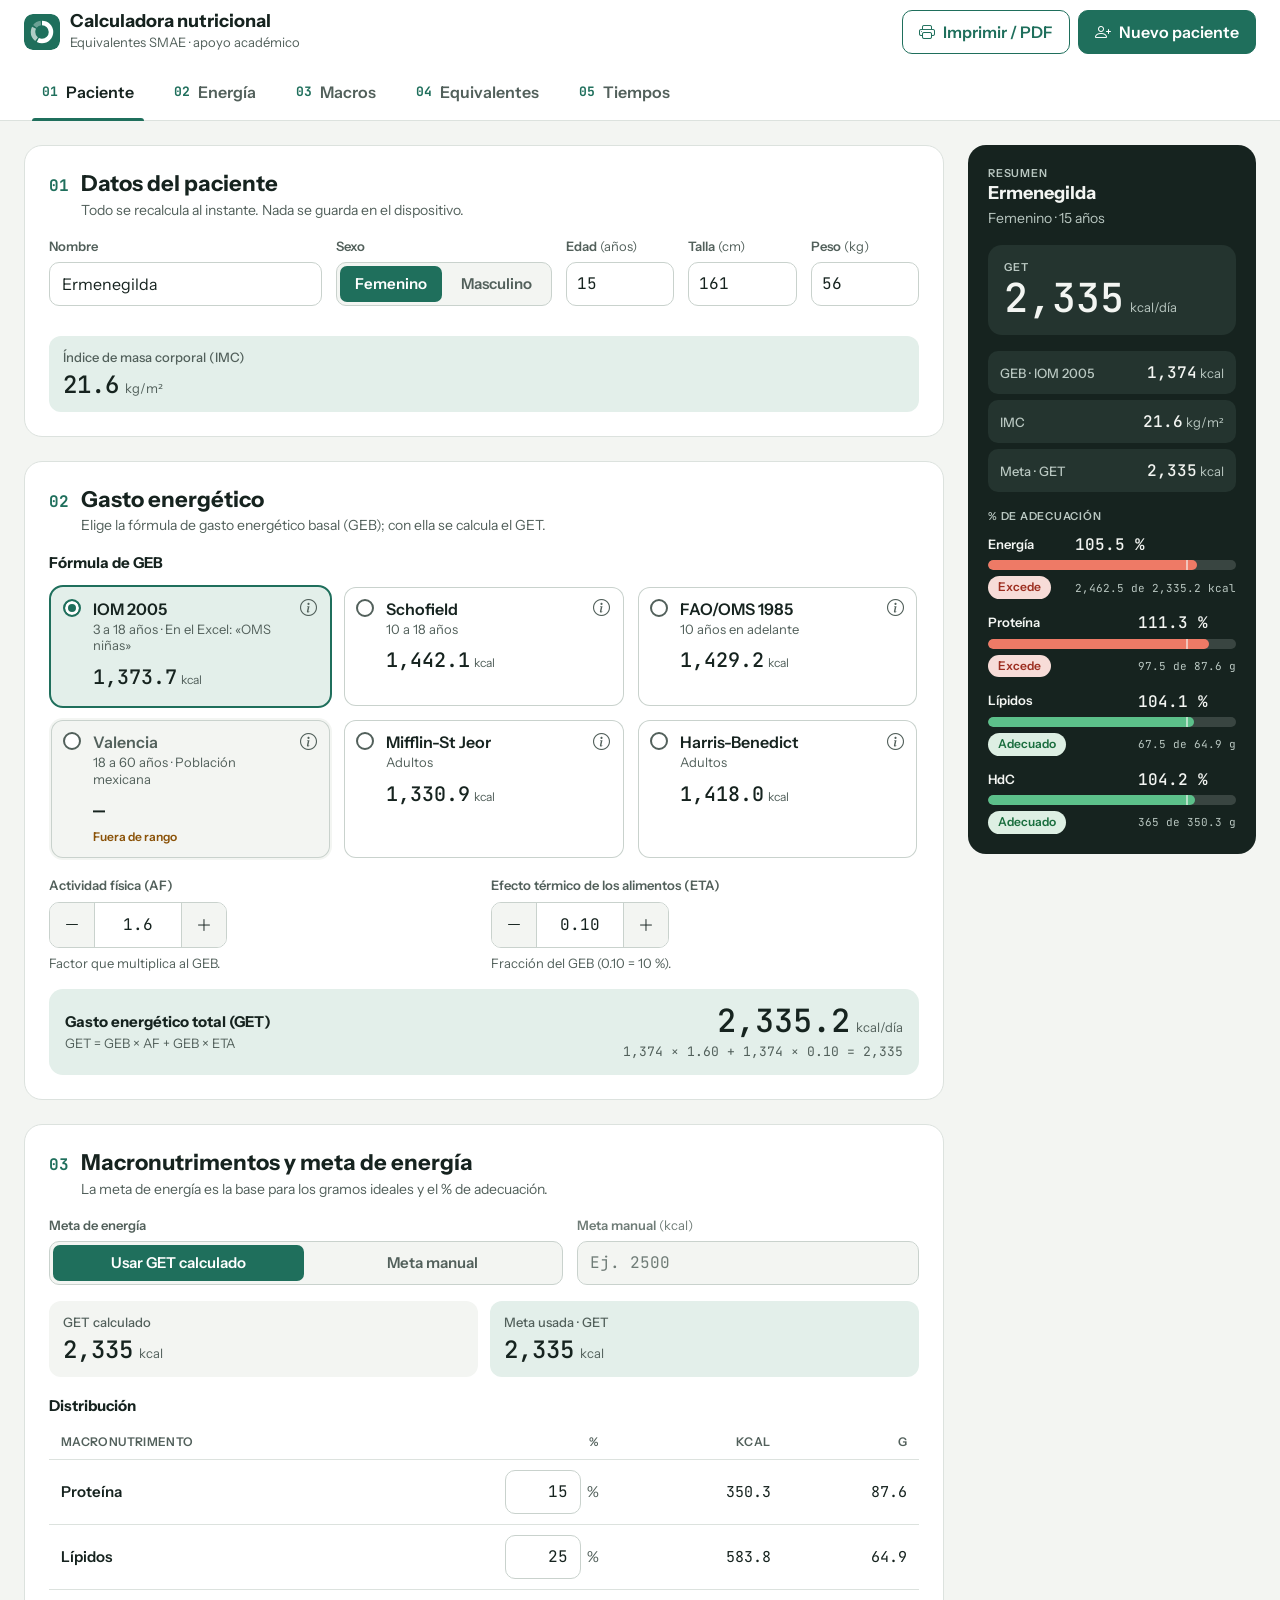
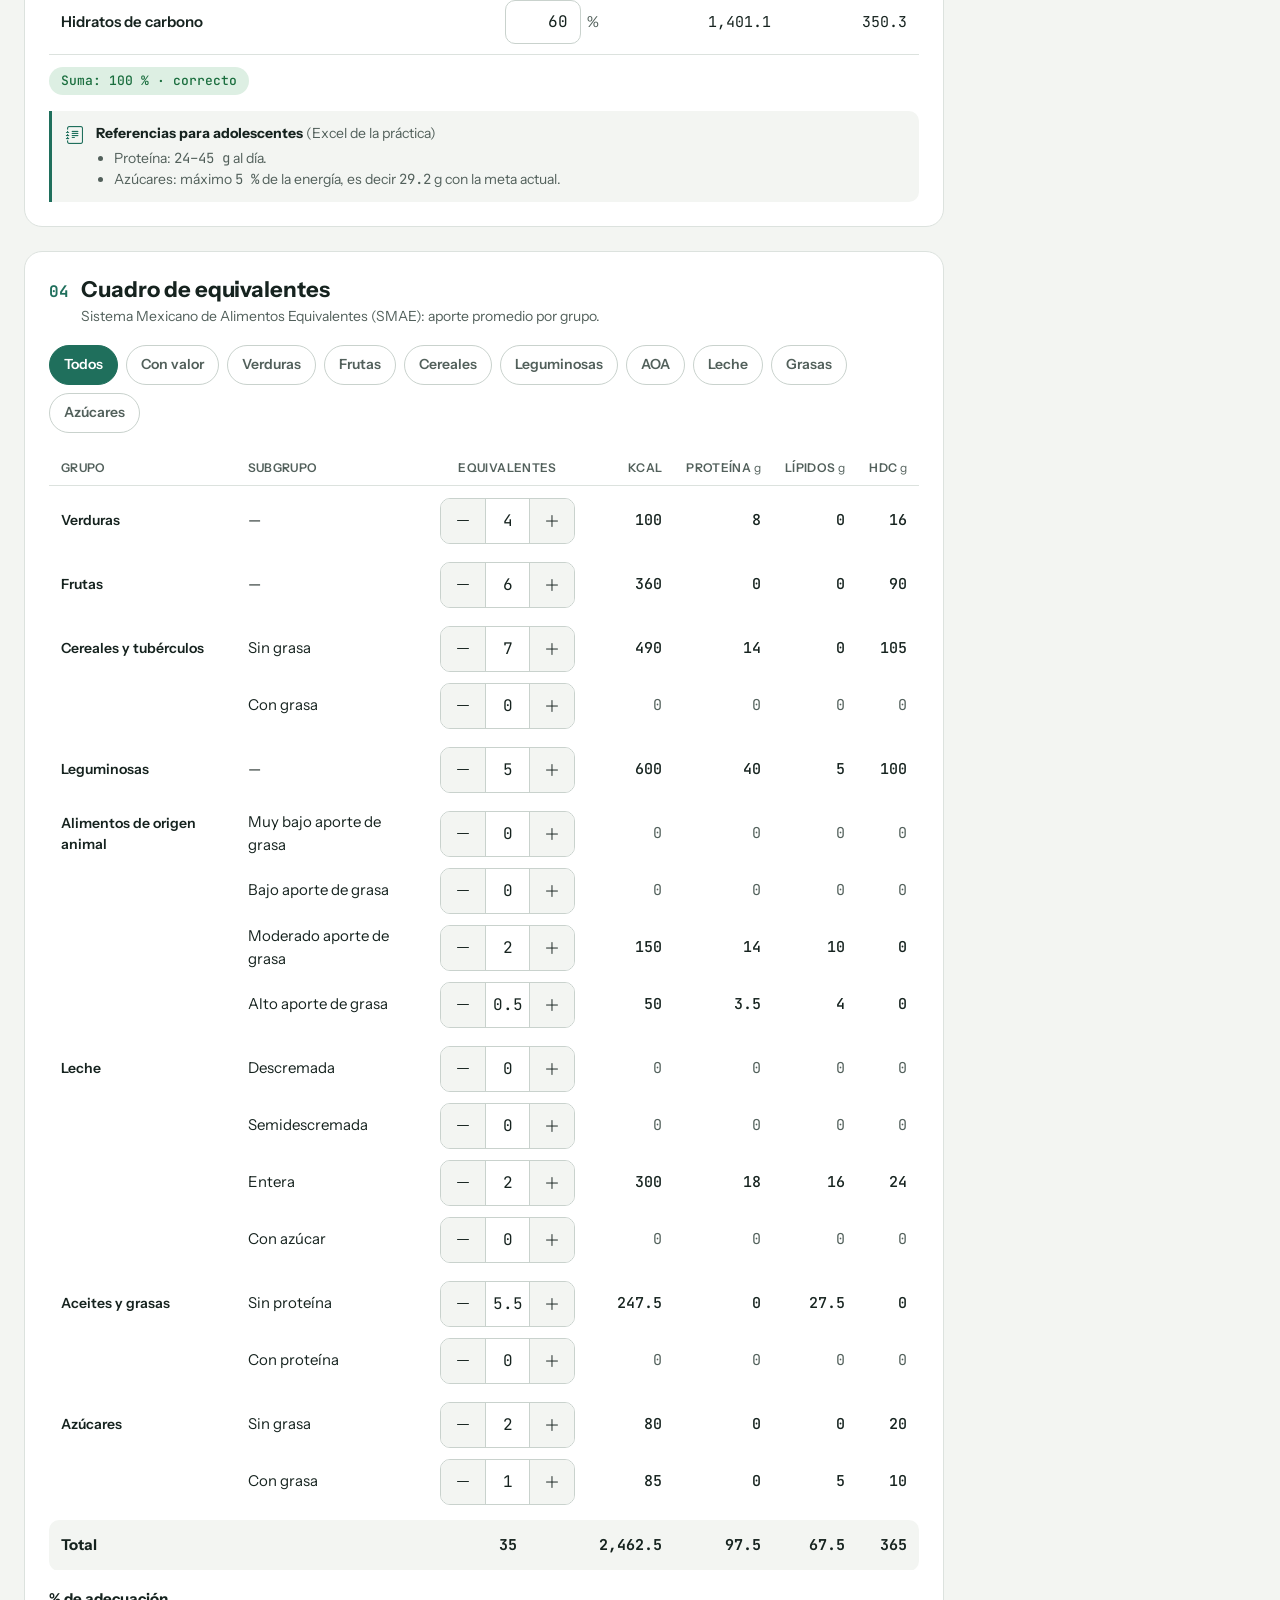
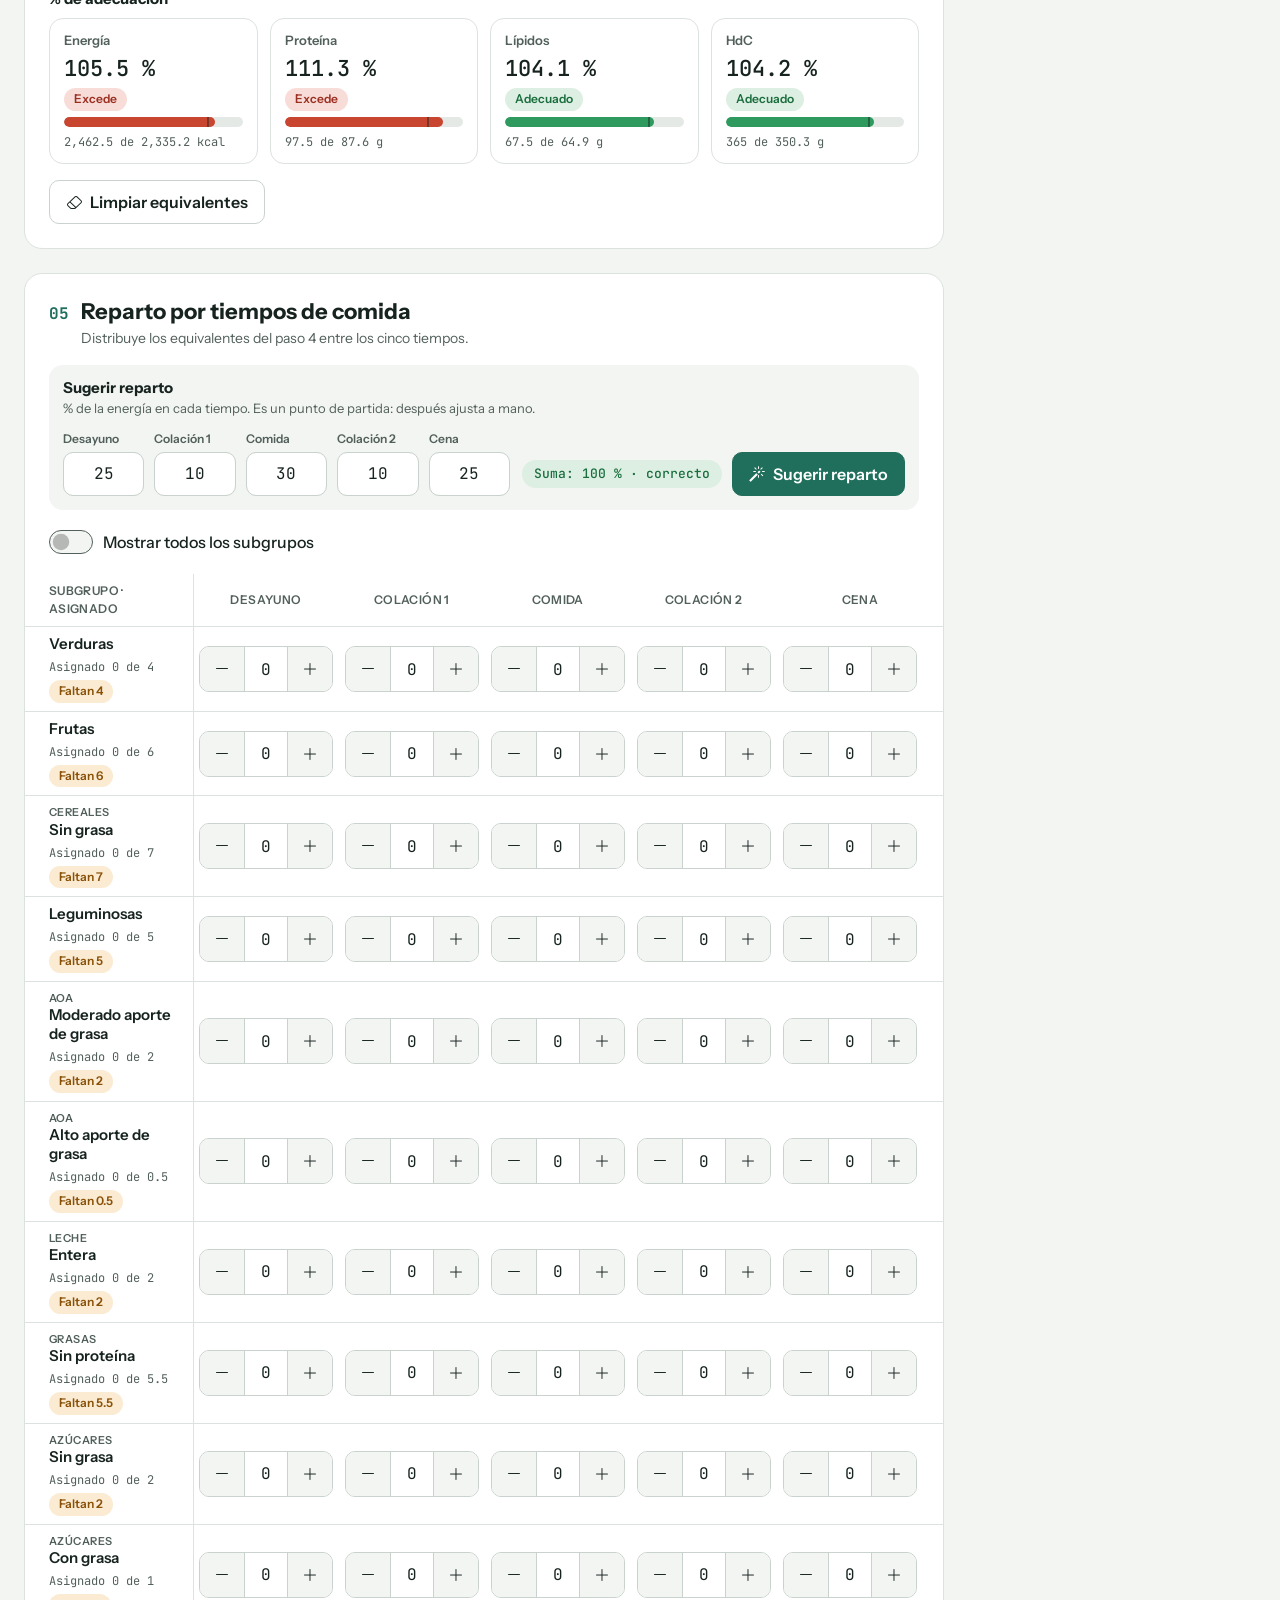
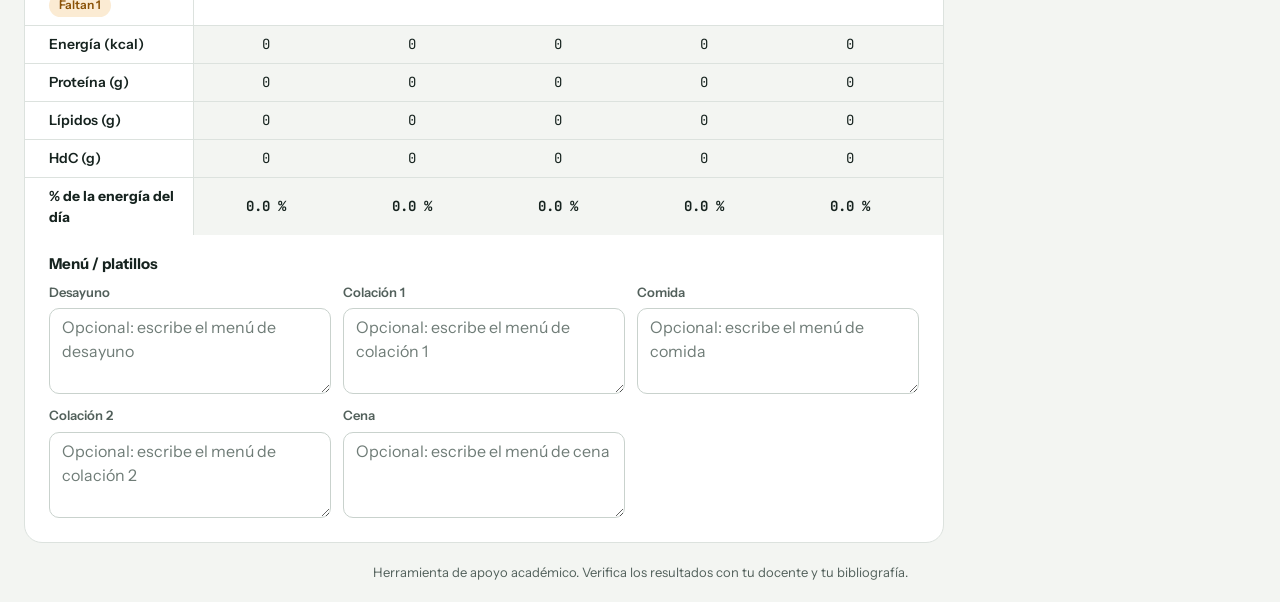
<file: index.html>
<!doctype html>
<html lang="es-MX">
<head>
  <meta charset="utf-8">
  <meta name="viewport" content="width=device-width, initial-scale=1, viewport-fit=cover">
  <meta name="theme-color" content="#16231F">
  <meta name="description" content="Calculadora nutricional de apoyo académico: GEB, GET, macronutrimentos, cuadro de equivalentes SMAE y reparto por tiempos de comida.">
  <title>Calculadora nutricional</title>
  <link rel="icon" href="assets/icons/favicon.svg" type="image/svg+xml">
  <link rel="apple-touch-icon" href="assets/icons/icon-192.png">
  <link rel="stylesheet" href="vendor/bootstrap/css/bootstrap.min.css">
  <link rel="stylesheet" href="vendor/bootstrap-icons/bootstrap-icons.min.css">
  <link rel="stylesheet" href="css/fonts.css">
  <link rel="stylesheet" href="css/styles.css">
  <link rel="stylesheet" href="css/print.css" media="print">
</head>
<body>
  <a class="salto visually-hidden-focusable" href="#contenido">Saltar al contenido</a>

  <header class="app-header">
    <div class="app-container app-header__fila">
      <div class="marca">
        <img class="marca__logo" src="assets/icons/favicon.svg" alt="" width="36" height="36">
        <div>
          <h1 class="marca__titulo">Calculadora nutricional</h1>
          <p class="marca__sub">Equivalentes SMAE · apoyo académico</p>
        </div>
      </div>
      <div class="app-header__acciones">
        <button type="button" class="btn btn-outline-primary btn-accion" id="btn-imprimir" aria-label="Imprimir o guardar como PDF">
          <i class="bi bi-printer" aria-hidden="true"></i><span class="btn-accion__txt">Imprimir / PDF</span>
        </button>
        <button type="button" class="btn btn-primary btn-accion" id="btn-nuevo" aria-label="Nuevo paciente">
          <i class="bi bi-person-plus" aria-hidden="true"></i><span class="btn-accion__txt">Nuevo paciente</span>
        </button>
      </div>
    </div>
  </header>

  <!-- Navegación superior: pestañas en tablet, anclas con scroll en desktop -->
  <nav class="pasos-nav" aria-label="Pasos de la calculadora">
    <div class="app-container">
      <ul class="pasos-nav__lista">
        <li><button type="button" class="pasos-nav__btn" data-ir="1"><span class="pasos-nav__num num" aria-hidden="true">01</span>Paciente</button></li>
        <li><button type="button" class="pasos-nav__btn" data-ir="2"><span class="pasos-nav__num num" aria-hidden="true">02</span>Energía</button></li>
        <li><button type="button" class="pasos-nav__btn" data-ir="3"><span class="pasos-nav__num num" aria-hidden="true">03</span>Macros</button></li>
        <li><button type="button" class="pasos-nav__btn" data-ir="4"><span class="pasos-nav__num num" aria-hidden="true">04</span>Equivalentes</button></li>
        <li><button type="button" class="pasos-nav__btn" data-ir="5"><span class="pasos-nav__num num" aria-hidden="true">05</span>Tiempos</button></li>
      </ul>
    </div>
  </nav>

  <div class="app-container app-cuerpo">

    <!-- Resumen persistente: columna (desktop), tira superior (tablet), barra inferior (móvil) -->
    <aside class="resumen" id="resumen" aria-label="Resumen">
      <div class="resumen__paciente">
        <span class="resumen__eyebrow">Resumen</span>
        <strong class="resumen__nombre" id="r-nombre">—</strong>
        <span class="resumen__datos" id="r-datos"></span>
      </div>
      <div class="resumen__get">
        <span class="resumen__lbl">GET</span>
        <span class="resumen__get-val"><span class="num" id="r-get">—</span><span class="resumen__uni">kcal/día</span></span>
      </div>
      <dl class="resumen__stats">
        <div>
          <dt>GEB · <span id="r-formula"></span></dt>
          <dd><span class="num" id="r-geb">—</span> <span class="resumen__uni">kcal</span></dd>
        </div>
        <div>
          <dt>IMC</dt>
          <dd><span class="num" id="r-imc">—</span> <span class="resumen__uni">kg/m²</span></dd>
        </div>
        <div>
          <dt>Meta · <span id="r-meta-origen"></span></dt>
          <dd><span class="num" id="r-meta">—</span> <span class="resumen__uni">kcal</span></dd>
        </div>
      </dl>
      <div class="resumen__adec">
        <span class="resumen__lbl resumen__adec-titulo">% de adecuación</span>
        <div class="resumen__adec-lista" id="r-adec"></div>
      </div>
    </aside>

    <main class="pasos" id="contenido" tabindex="-1">

      <!-- ===== Paso 1 ===== -->
      <section class="paso" id="paso-1" data-paso="1" aria-labelledby="t-paso-1">
        <header class="paso__cab">
          <span class="paso__num num" aria-hidden="true">01</span>
          <div>
            <h2 class="paso__titulo" id="t-paso-1">Datos del paciente</h2>
            <p class="paso__sub">Todo se recalcula al instante. Nada se guarda en el dispositivo.</p>
          </div>
        </header>

        <div class="campos-paciente">
          <div class="campo campo--nombre">
            <label class="form-label" for="f-nombre">Nombre</label>
            <input type="text" class="form-control" id="f-nombre" data-campo="paciente.nombre" autocomplete="off" maxlength="80" placeholder="Nombre del paciente">
          </div>
          <fieldset class="campo campo--sexo">
            <legend class="form-label">Sexo</legend>
            <div class="segmentado">
              <input type="radio" class="btn-check" name="sexo" id="f-sexo-f" value="F">
              <label for="f-sexo-f">Femenino</label>
              <input type="radio" class="btn-check" name="sexo" id="f-sexo-m" value="M">
              <label for="f-sexo-m">Masculino</label>
            </div>
          </fieldset>
          <div class="campo-trio">
            <div class="campo">
              <label class="form-label" for="f-edad">Edad <span class="unidad">(años)</span></label>
              <input type="text" inputmode="decimal" class="form-control num" id="f-edad" data-campo="paciente.edad" autocomplete="off" aria-describedby="e-edad">
            </div>
            <div class="campo">
              <label class="form-label" for="f-talla">Talla <span class="unidad">(cm)</span></label>
              <input type="text" inputmode="decimal" class="form-control num" id="f-talla" data-campo="paciente.talla" autocomplete="off" aria-describedby="e-talla">
            </div>
            <div class="campo">
              <label class="form-label" for="f-peso">Peso <span class="unidad">(kg)</span></label>
              <input type="text" inputmode="decimal" class="form-control num" id="f-peso" data-campo="paciente.peso" autocomplete="off" aria-describedby="e-peso">
            </div>
          </div>
          <div class="errores" aria-live="polite">
            <p class="error-campo" id="e-edad" hidden></p>
            <p class="error-campo" id="e-talla" hidden></p>
            <p class="error-campo" id="e-peso" hidden></p>
          </div>
        </div>

        <div class="datos-fila">
          <div class="dato dato--acento" aria-live="polite">
            <span class="dato__lbl">Índice de masa corporal (IMC)</span>
            <span class="dato__val"><span class="num" id="o-imc">—</span><span class="dato__uni">kg/m²</span></span>
          </div>
        </div>
      </section>

      <!-- ===== Paso 2 ===== -->
      <section class="paso" id="paso-2" data-paso="2" aria-labelledby="t-paso-2">
        <header class="paso__cab">
          <span class="paso__num num" aria-hidden="true">02</span>
          <div>
            <h2 class="paso__titulo" id="t-paso-2">Gasto energético</h2>
            <p class="paso__sub">Elige la fórmula de gasto energético basal (GEB); con ella se calcula el GET.</p>
          </div>
        </header>

        <fieldset class="bloque">
          <legend class="subtitulo">Fórmula de GEB</legend>
          <div class="formulas" id="formulas"></div>
        </fieldset>

        <div class="aviso" id="aviso-formula" role="status" hidden>
          <i class="bi bi-info-circle" aria-hidden="true"></i>
          <span id="aviso-formula-txt"></span>
        </div>

        <div class="factores">
          <div class="campo">
            <label class="form-label" for="f-af">Actividad física (AF)</label>
            <div class="stepper" data-stepper="af">
              <button type="button" class="stepper__btn" data-dir="-1" aria-label="Disminuir actividad física"><i class="bi bi-dash-lg" aria-hidden="true"></i></button>
              <input type="text" inputmode="decimal" class="stepper__input num" id="f-af" autocomplete="off" aria-describedby="a-af e-af">
              <button type="button" class="stepper__btn" data-dir="1" aria-label="Aumentar actividad física"><i class="bi bi-plus-lg" aria-hidden="true"></i></button>
            </div>
            <p class="form-text" id="a-af">Factor que multiplica al GEB.</p>
            <p class="error-campo" id="e-af" hidden></p>
          </div>
          <div class="campo">
            <label class="form-label" for="f-eta">Efecto térmico de los alimentos (ETA)</label>
            <div class="stepper" data-stepper="eta">
              <button type="button" class="stepper__btn" data-dir="-1" aria-label="Disminuir ETA"><i class="bi bi-dash-lg" aria-hidden="true"></i></button>
              <input type="text" inputmode="decimal" class="stepper__input num" id="f-eta" autocomplete="off" aria-describedby="a-eta e-eta">
              <button type="button" class="stepper__btn" data-dir="1" aria-label="Aumentar ETA"><i class="bi bi-plus-lg" aria-hidden="true"></i></button>
            </div>
            <p class="form-text" id="a-eta">Fracción del GEB (0.10 = 10 %).</p>
            <p class="error-campo" id="e-eta" hidden></p>
          </div>
        </div>

        <div class="get-panel" aria-live="polite">
          <div>
            <span class="get-panel__lbl">Gasto energético total (GET)</span>
            <span class="get-panel__formula">GET = GEB × AF + GEB × ETA</span>
          </div>
          <div class="get-panel__res">
            <span class="get-panel__val"><span class="num" id="o-get">—</span><span class="dato__uni">kcal/día</span></span>
            <span class="get-panel__op num" id="o-get-op"></span>
          </div>
        </div>
      </section>

      <!-- ===== Paso 3 ===== -->
      <section class="paso" id="paso-3" data-paso="3" aria-labelledby="t-paso-3">
        <header class="paso__cab">
          <span class="paso__num num" aria-hidden="true">03</span>
          <div>
            <h2 class="paso__titulo" id="t-paso-3">Macronutrimentos y meta de energía</h2>
            <p class="paso__sub">La meta de energía es la base para los gramos ideales y el % de adecuación.</p>
          </div>
        </header>

        <div class="meta">
          <fieldset class="campo meta__modo">
            <legend class="form-label">Meta de energía</legend>
            <div class="segmentado">
              <input type="radio" class="btn-check" name="metaModo" id="f-meta-get" value="get">
              <label for="f-meta-get">Usar GET calculado</label>
              <input type="radio" class="btn-check" name="metaModo" id="f-meta-manual" value="manual">
              <label for="f-meta-manual">Meta manual</label>
            </div>
          </fieldset>
          <div class="campo meta__manual">
            <label class="form-label" for="f-meta">Meta manual <span class="unidad">(kcal)</span></label>
            <input type="text" inputmode="decimal" class="form-control num" id="f-meta" data-campo="metaManual" autocomplete="off" placeholder="Ej. 2500" aria-describedby="e-meta">
            <p class="error-campo" id="e-meta" hidden></p>
          </div>
        </div>

        <div class="datos-fila" aria-live="polite">
          <div class="dato">
            <span class="dato__lbl">GET calculado</span>
            <span class="dato__val"><span class="num" id="o-get-ref">—</span><span class="dato__uni">kcal</span></span>
          </div>
          <div class="dato dato--acento">
            <span class="dato__lbl">Meta usada · <span id="o-meta-origen"></span></span>
            <span class="dato__val"><span class="num" id="o-meta">—</span><span class="dato__uni">kcal</span></span>
          </div>
        </div>

        <h3 class="subtitulo">Distribución</h3>
        <table class="tabla tabla-macros">
          <thead>
            <tr>
              <th scope="col">Macronutrimento</th>
              <th scope="col" class="col-num">%</th>
              <th scope="col" class="col-num">kcal</th>
              <th scope="col" class="col-num">g</th>
            </tr>
          </thead>
          <tbody>
            <tr>
              <th scope="row"><label for="f-pct-p">Proteína</label></th>
              <td class="col-num"><input type="text" inputmode="decimal" class="form-control num input-pct" id="f-pct-p" data-campo="pct.p" autocomplete="off"><span class="sufijo" aria-hidden="true">%</span></td>
              <td class="col-num num" data-etiqueta="kcal" id="o-kcal-p">—</td>
              <td class="col-num num" data-etiqueta="g" id="o-g-p">—</td>
            </tr>
            <tr>
              <th scope="row"><label for="f-pct-l">Lípidos</label></th>
              <td class="col-num"><input type="text" inputmode="decimal" class="form-control num input-pct" id="f-pct-l" data-campo="pct.l" autocomplete="off"><span class="sufijo" aria-hidden="true">%</span></td>
              <td class="col-num num" data-etiqueta="kcal" id="o-kcal-l">—</td>
              <td class="col-num num" data-etiqueta="g" id="o-g-l">—</td>
            </tr>
            <tr>
              <th scope="row"><label for="f-pct-h">Hidratos de carbono</label></th>
              <td class="col-num"><input type="text" inputmode="decimal" class="form-control num input-pct" id="f-pct-h" data-campo="pct.h" autocomplete="off"><span class="sufijo" aria-hidden="true">%</span></td>
              <td class="col-num num" data-etiqueta="kcal" id="o-kcal-h">—</td>
              <td class="col-num num" data-etiqueta="g" id="o-g-h">—</td>
            </tr>
          </tbody>
        </table>
        <p class="suma-fila"><span class="pildora" id="o-suma" role="status"></span></p>

        <div class="nota">
          <i class="bi bi-journal-text" aria-hidden="true"></i>
          <div>
            <strong>Referencias para adolescentes</strong> (Excel de la práctica)
            <ul>
              <li>Proteína: <span class="num">24–45 g</span> al día.</li>
              <li>Azúcares: máximo <span class="num">5 %</span> de la energía, es decir <span class="num" id="o-azucares">—</span> g con la meta actual.</li>
            </ul>
          </div>
        </div>
      </section>

      <!-- ===== Paso 4 ===== -->
      <section class="paso" id="paso-4" data-paso="4" aria-labelledby="t-paso-4">
        <header class="paso__cab">
          <span class="paso__num num" aria-hidden="true">04</span>
          <div>
            <h2 class="paso__titulo" id="t-paso-4">Cuadro de equivalentes</h2>
            <p class="paso__sub">Sistema Mexicano de Alimentos Equivalentes (SMAE): aporte promedio por grupo.</p>
          </div>
        </header>

        <div class="chips" id="eq-filtros" role="group" aria-label="Filtrar subgrupos"></div>

        <div class="table-responsive eq-contenedor">
          <table class="tabla tabla-eq" id="tabla-eq">
            <caption class="visually-hidden">Equivalentes por subgrupo y su aporte de energía y macronutrimentos</caption>
            <thead>
              <tr>
                <th scope="col">Grupo</th>
                <th scope="col">Subgrupo</th>
                <th scope="col" class="col-centro">Equivalentes</th>
                <th scope="col" class="col-num">kcal</th>
                <th scope="col" class="col-num">Proteína <span class="unidad">g</span></th>
                <th scope="col" class="col-num">Lípidos <span class="unidad">g</span></th>
                <th scope="col" class="col-num">HdC <span class="unidad">g</span></th>
              </tr>
            </thead>
            <!-- los <tbody> por grupo se generan en ui.js -->
            <tfoot>
              <tr class="eq-total">
                <th scope="row" colspan="2">Total</th>
                <td class="col-centro num" data-etiqueta="Equivalentes" id="t-eq">—</td>
                <td class="col-num num" data-etiqueta="kcal" id="t-kcal">—</td>
                <td class="col-num num" data-etiqueta="Proteína g" id="t-p">—</td>
                <td class="col-num num" data-etiqueta="Lípidos g" id="t-l">—</td>
                <td class="col-num num" data-etiqueta="HdC g" id="t-h">—</td>
              </tr>
            </tfoot>
          </table>
        </div>
        <p class="vacio" id="eq-vacio" hidden>Ningún subgrupo tiene equivalentes todavía. Elige «Todos» para capturar.</p>

        <h3 class="subtitulo">% de adecuación</h3>
        <div class="aviso" id="aviso-suma" role="status" hidden>
          <i class="bi bi-exclamation-triangle" aria-hidden="true"></i>
          <span>Los porcentajes de macronutrimentos del paso 3 no suman 100 %; la adecuación de proteína, lípidos e HdC no es confiable hasta corregirlos.</span>
        </div>
        <div class="adec-grid" id="adec-eq" aria-live="polite"></div>

        <div class="acciones">
          <button type="button" class="btn btn-outline-secondary" id="btn-limpiar-eq">
            <i class="bi bi-eraser" aria-hidden="true"></i> Limpiar equivalentes
          </button>
        </div>
      </section>

      <!-- ===== Paso 5 ===== -->
      <section class="paso" id="paso-5" data-paso="5" aria-labelledby="t-paso-5">
        <header class="paso__cab">
          <span class="paso__num num" aria-hidden="true">05</span>
          <div>
            <h2 class="paso__titulo" id="t-paso-5">Reparto por tiempos de comida</h2>
            <p class="paso__sub">Distribuye los equivalentes del paso 4 entre los cinco tiempos.</p>
          </div>
        </header>

        <div class="sugerir">
          <div class="sugerir__txt">
            <h3 class="subtitulo">Sugerir reparto</h3>
            <p class="form-text">% de la energía en cada tiempo. Es un punto de partida: después ajusta a mano.</p>
          </div>
          <div class="sugerir__pcts" id="pct-tiempos"></div>
          <div class="sugerir__pie">
            <span class="pildora" id="o-suma-tiempos" role="status"></span>
            <button type="button" class="btn btn-primary" id="btn-sugerir">
              <i class="bi bi-magic" aria-hidden="true"></i> Sugerir reparto
            </button>
          </div>
        </div>

        <div class="reparto-opciones">
          <div class="form-check form-switch">
            <input class="form-check-input" type="checkbox" role="switch" id="sw-todos">
            <label class="form-check-label" for="sw-todos">Mostrar todos los subgrupos</label>
          </div>
        </div>

        <p class="vacio" id="rep-vacio" hidden>Aún no hay equivalentes en el paso 4. Captúralos para poder repartirlos.</p>

        <!-- Tablet y desktop: tabla de 5 columnas -->
        <div class="reparto-escritorio" id="rep-escritorio">
          <div class="table-responsive reparto-scroll" tabindex="0" role="region" aria-label="Tabla de reparto por tiempos de comida">
            <table class="tabla tabla-reparto" id="tabla-reparto"></table>
          </div>
          <h3 class="subtitulo">Menú / platillos</h3>
          <div class="menus" id="menus-escritorio"></div>
        </div>

        <!-- Móvil: resumen por subgrupo + acordeón por tiempo -->
        <div class="reparto-movil" id="rep-movil">
          <h3 class="subtitulo">Asignado por subgrupo</h3>
          <ul class="rep-resumen" id="rep-resumen" aria-live="polite"></ul>
          <div class="accordion" id="rep-acordeon"></div>
        </div>
      </section>

    </main>
  </div>

  <footer class="pie app-container">
    <p>Herramienta de apoyo académico. Verifica los resultados con tu docente y tu bibliografía.</p>
  </footer>

  <!-- Navegación inferior (móvil) -->
  <nav class="nav-inferior" aria-label="Pasos de la calculadora">
    <button type="button" class="nav-inferior__btn" data-ir="1"><i class="bi bi-person" aria-hidden="true"></i><span>Paciente</span></button>
    <button type="button" class="nav-inferior__btn" data-ir="2"><i class="bi bi-lightning-charge" aria-hidden="true"></i><span>Energía</span></button>
    <button type="button" class="nav-inferior__btn" data-ir="3"><i class="bi bi-pie-chart" aria-hidden="true"></i><span>Macros</span></button>
    <button type="button" class="nav-inferior__btn" data-ir="4"><i class="bi bi-grid-3x3-gap" aria-hidden="true"></i><span>Equivalentes</span></button>
    <button type="button" class="nav-inferior__btn" data-ir="5"><i class="bi bi-clock" aria-hidden="true"></i><span>Tiempos</span></button>
  </nav>

  <!-- Modal de confirmación (reemplaza a confirm/alert nativos) -->
  <div class="modal fade" id="modal-confirmar" tabindex="-1" aria-labelledby="modal-confirmar-titulo" aria-describedby="modal-confirmar-texto" aria-hidden="true">
    <div class="modal-dialog modal-dialog-centered">
      <div class="modal-content">
        <div class="modal-header">
          <h2 class="modal-title" id="modal-confirmar-titulo"></h2>
          <button type="button" class="btn-close" data-bs-dismiss="modal" aria-label="Cerrar"></button>
        </div>
        <div class="modal-body">
          <p id="modal-confirmar-texto"></p>
        </div>
        <div class="modal-footer">
          <button type="button" class="btn btn-outline-secondary" data-bs-dismiss="modal">Cancelar</button>
          <button type="button" class="btn btn-primary" id="modal-confirmar-ok"></button>
        </div>
      </div>
    </div>
  </div>

  <!-- Hoja para imprimir: se llena en ui.js justo antes de imprimir -->
  <div class="impresion" id="impresion" aria-hidden="true"></div>

  <script src="vendor/bootstrap/js/bootstrap.bundle.min.js"></script>
  <script src="js/data.js"></script>
  <script src="js/calc.js"></script>
  <script src="js/state.js"></script>
  <script src="js/ui.js"></script>
</body>
</html>
</file>
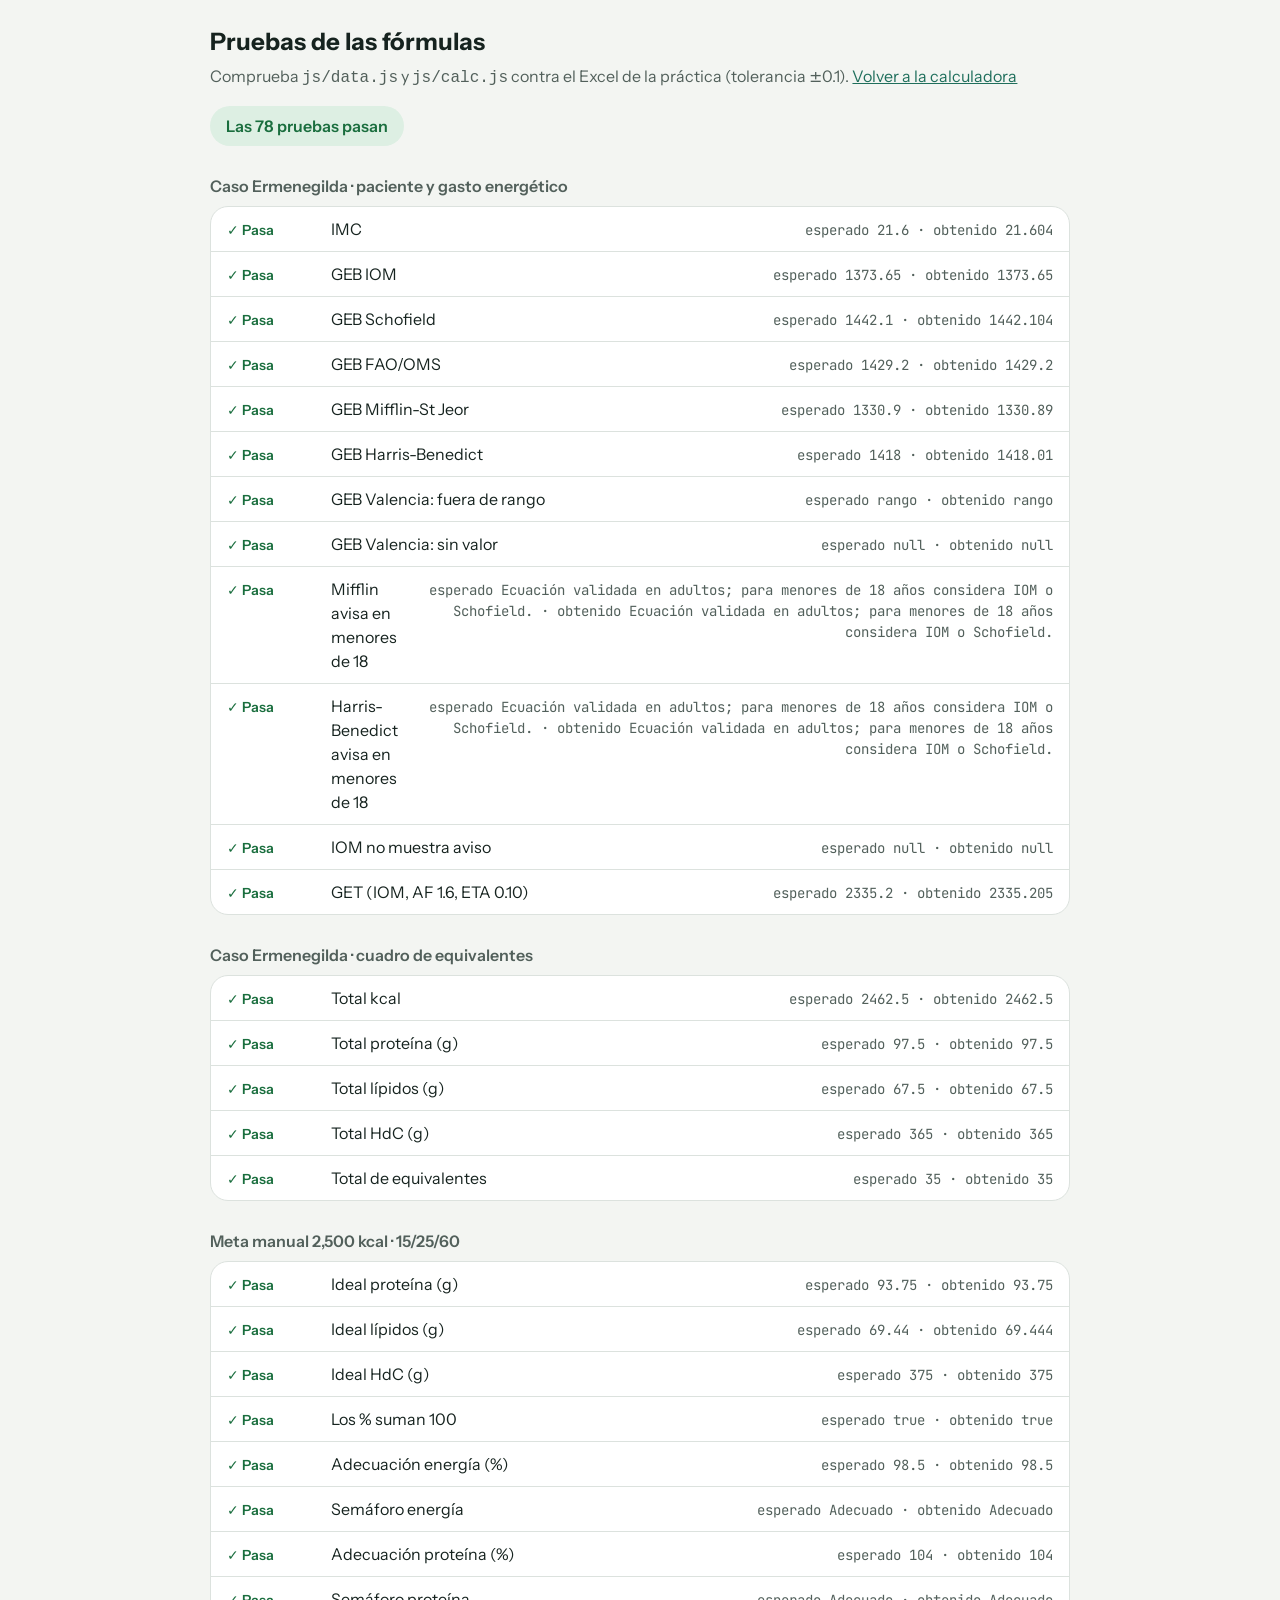
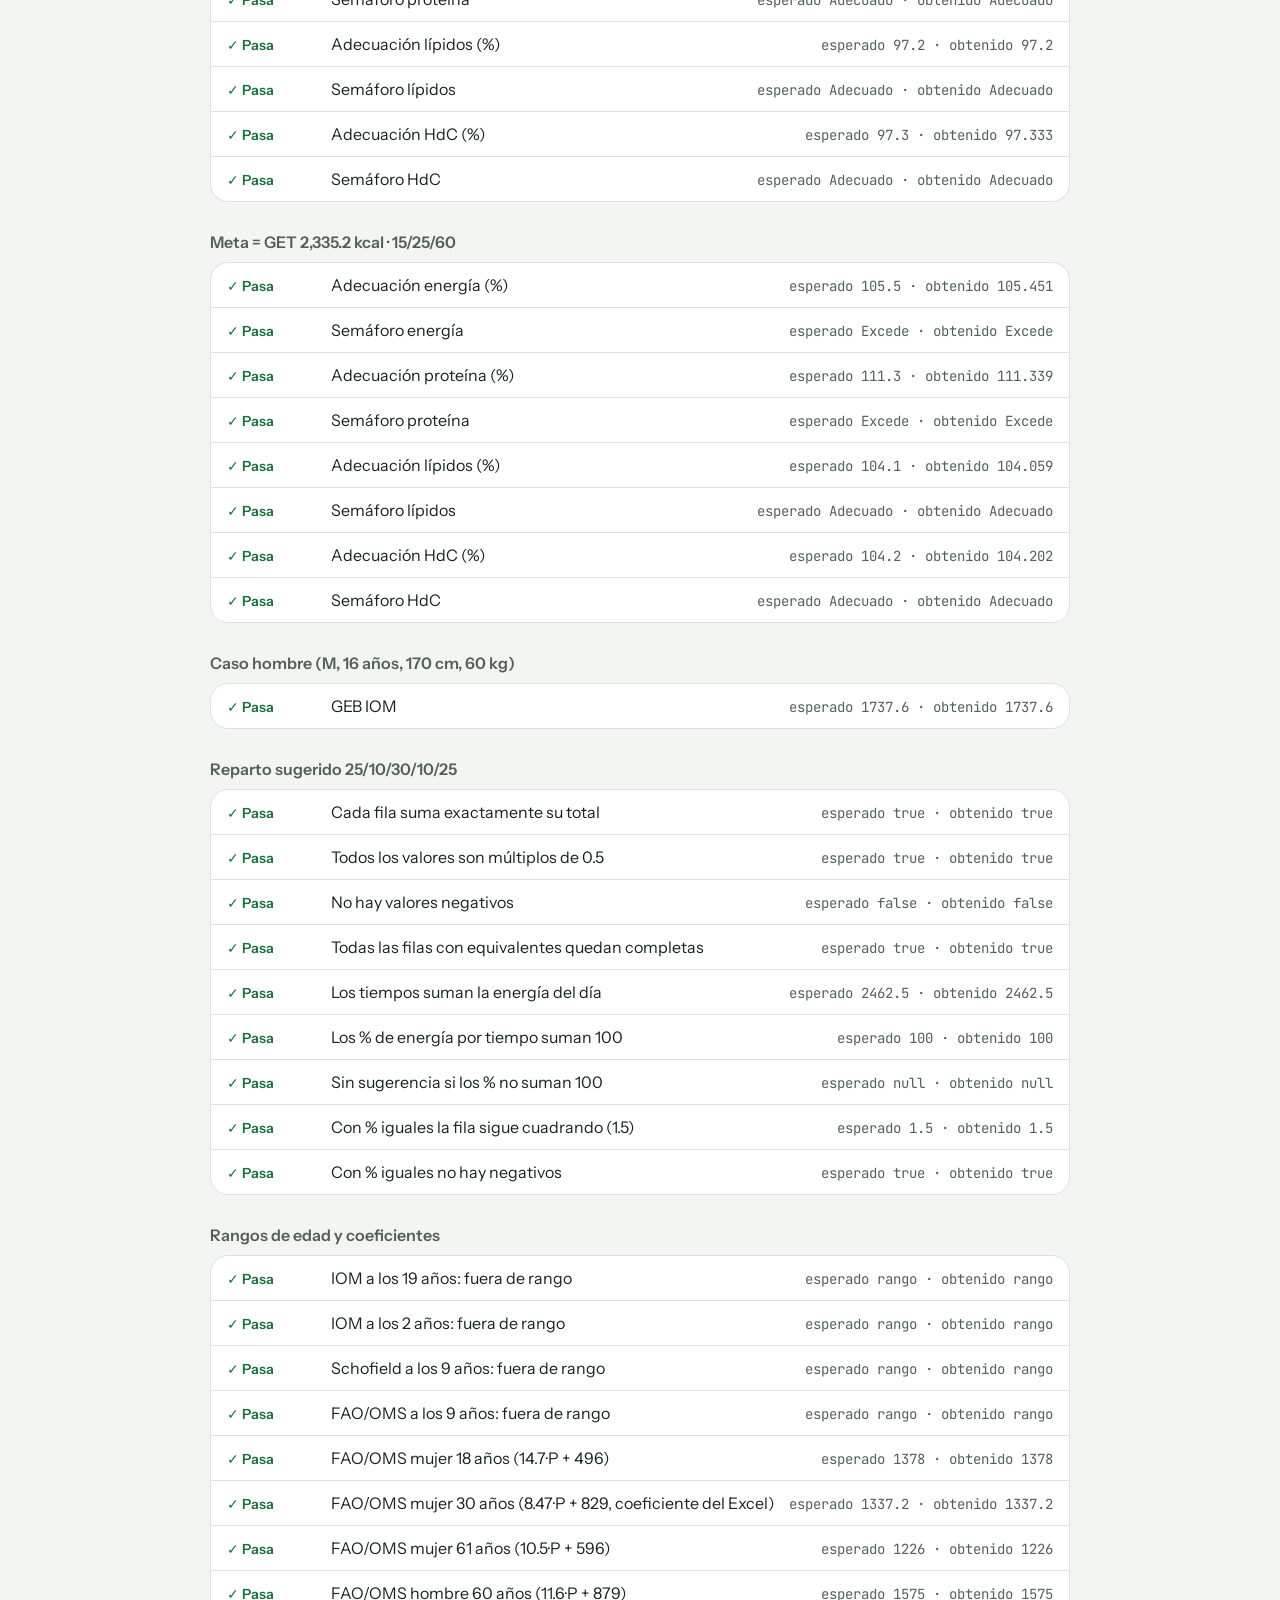
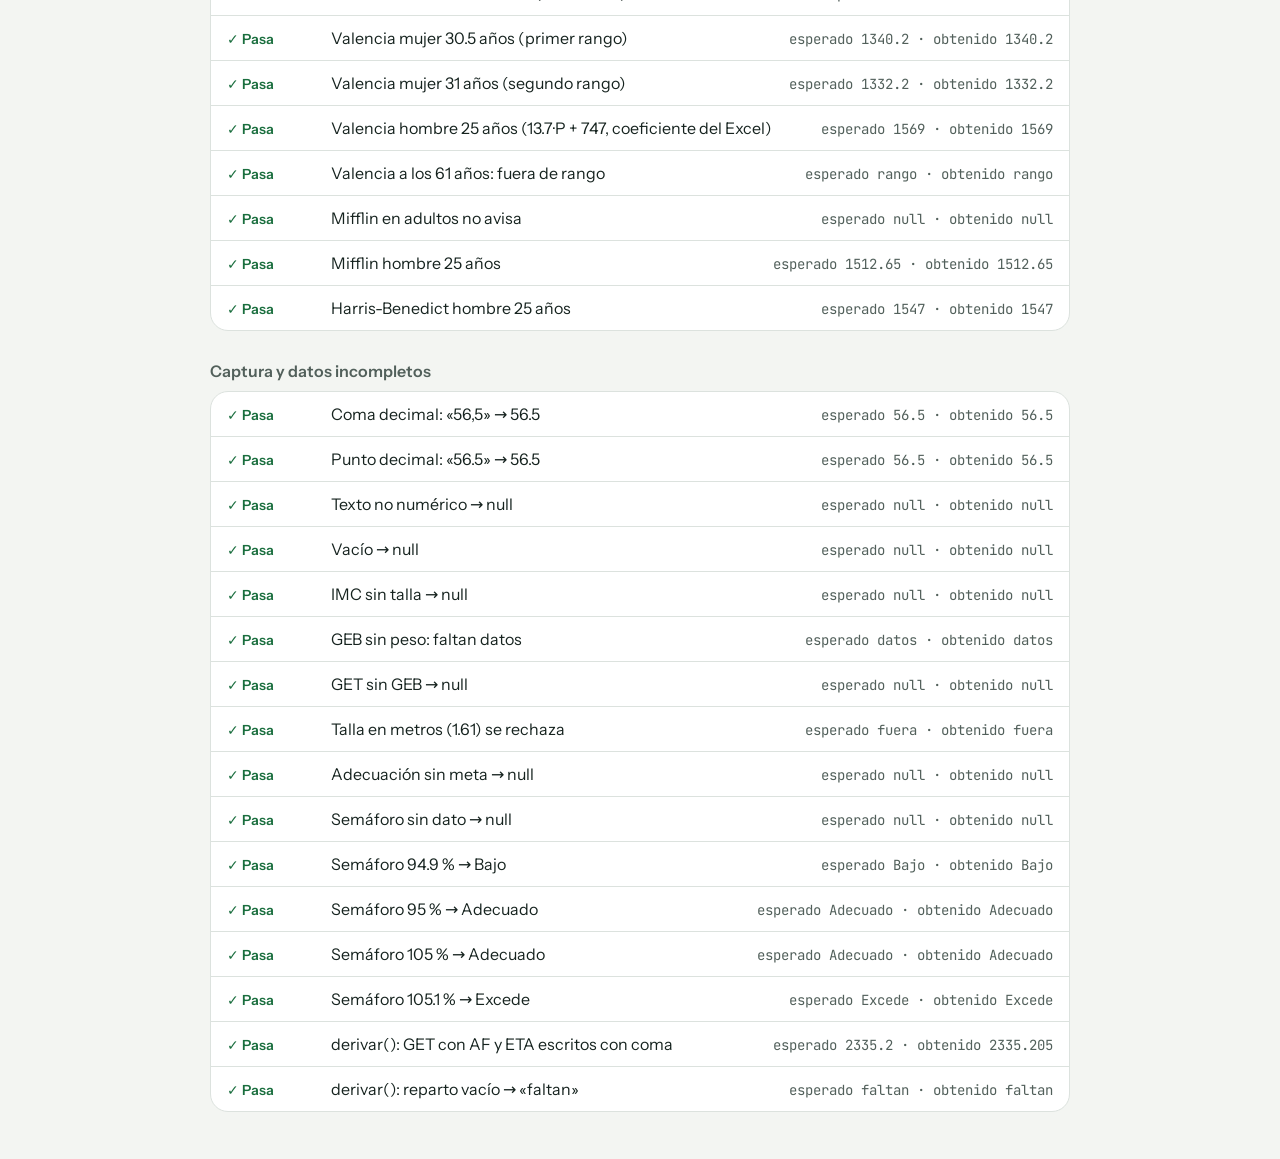
<file: tests.html>
<!doctype html>
<html lang="es-MX">
<head>
  <meta charset="utf-8">
  <meta name="viewport" content="width=device-width, initial-scale=1">
  <title>Pruebas de las fórmulas · Calculadora nutricional</title>
  <link rel="icon" href="assets/icons/favicon.svg" type="image/svg+xml">
  <link rel="stylesheet" href="css/fonts.css">
  <style>
    :root { color-scheme: light; }
    body {
      margin: 0; padding: 24px 16px 48px;
      background: #F3F5F2; color: #16231F;
      font: 400 16px/1.5 "Instrument Sans", system-ui, sans-serif;
    }
    main { max-width: 860px; margin: 0 auto; }
    h1 { font-size: 1.5rem; font-weight: 700; margin: 0 0 4px; }
    h2 { font-size: 1rem; font-weight: 600; margin: 28px 0 8px; color: #52605B; }
    p { margin: 0 0 16px; color: #52605B; }
    a { color: #1F6F5C; }
    .num { font-family: "JetBrains Mono", ui-monospace, monospace; font-variant-numeric: tabular-nums; }
    #resumen {
      display: inline-block; padding: 8px 16px; border-radius: 999px; font-weight: 600;
    }
    #resumen.ok { background: #DDEFE3; color: #1A6E3E; }
    #resumen.falla { background: #F7DCD8; color: #9C2E20; }
    ul { list-style: none; margin: 0; padding: 0; background: #fff; border: 1px solid #DCE2DE; border-radius: 18px; overflow: hidden; }
    li { display: grid; grid-template-columns: 92px 1fr auto; gap: 12px; align-items: baseline; padding: 10px 16px; border-top: 1px solid #DCE2DE; }
    li:first-child { border-top: 0; }
    .estado { font-weight: 600; font-size: .875rem; }
    li.ok .estado { color: #1A6E3E; }
    li.falla .estado { color: #9C2E20; }
    li.falla { background: #FDF3F1; }
    .detalle { color: #52605B; font-size: .875rem; text-align: right; }
    @media (max-width: 560px) {
      li { grid-template-columns: 80px 1fr; }
      .detalle { grid-column: 2; text-align: left; }
    }
  </style>
</head>
<body>
  <main>
    <h1>Pruebas de las fórmulas</h1>
    <p>Comprueba <code>js/data.js</code> y <code>js/calc.js</code> contra el Excel de la práctica (tolerancia ±0.1). <a href="index.html">Volver a la calculadora</a></p>
    <div id="resumen" role="status" aria-live="polite">Ejecutando…</div>
    <div id="lista"></div>
  </main>

  <script src="js/data.js"></script>
  <script src="js/calc.js"></script>
  <script>
    (function () {
      'use strict';
      var C = NutriCalc.calc;
      var D = NutriCalc.data;
      var TOL = 0.1;
      var secciones = [];
      var actual = null;

      function seccion(titulo) { actual = { titulo: titulo, pruebas: [] }; secciones.push(actual); }
      function registrar(nombre, ok, detalle) { actual.pruebas.push({ nombre: nombre, ok: !!ok, detalle: detalle }); }
      function cerca(nombre, obtenido, esperado) {
        var ok = typeof obtenido === 'number' && isFinite(obtenido) && Math.abs(obtenido - esperado) <= TOL + 1e-9;
        registrar(nombre, ok, 'esperado ' + esperado + ' · obtenido ' + (typeof obtenido === 'number' ? Math.round(obtenido * 1000) / 1000 : String(obtenido)));
      }
      function igual(nombre, obtenido, esperado) {
        registrar(nombre, obtenido === esperado, 'esperado ' + String(esperado) + ' · obtenido ' + String(obtenido));
      }

      /* ---------- Caso Ermenegilda (F, 15 años, 161 cm, 56 kg) ---------- */
      var erme = { sexo: 'F', edad: 15, talla: 161, peso: 56 };
      var eqErme = D.EJEMPLO.eq;

      seccion('Caso Ermenegilda · paciente y gasto energético');
      cerca('IMC', C.imc(erme.peso, erme.talla), 21.6);
      cerca('GEB IOM', C.geb('IOM', erme).valor, 1373.65);
      cerca('GEB Schofield', C.geb('SCH', erme).valor, 1442.1);
      cerca('GEB FAO/OMS', C.geb('FAO', erme).valor, 1429.2);
      cerca('GEB Mifflin-St Jeor', C.geb('MIF', erme).valor, 1330.9);
      cerca('GEB Harris-Benedict', C.geb('HB', erme).valor, 1418.0);
      igual('GEB Valencia: fuera de rango', C.geb('VAL', erme).motivo, 'rango');
      igual('GEB Valencia: sin valor', C.geb('VAL', erme).valor, null);
      igual('Mifflin avisa en menores de 18', C.geb('MIF', erme).aviso, D.AVISO_MENORES);
      igual('Harris-Benedict avisa en menores de 18', C.geb('HB', erme).aviso, D.AVISO_MENORES);
      igual('IOM no muestra aviso', C.geb('IOM', erme).aviso, null);
      var getErme = C.get(C.geb('IOM', erme).valor, 1.6, 0.1);
      cerca('GET (IOM, AF 1.6, ETA 0.10)', getErme, 2335.2);

      seccion('Caso Ermenegilda · cuadro de equivalentes');
      var tot = C.totalesEquivalentes(eqErme);
      cerca('Total kcal', tot.kcal, 2462.5);
      cerca('Total proteína (g)', tot.p, 97.5);
      cerca('Total lípidos (g)', tot.l, 67.5);
      cerca('Total HdC (g)', tot.h, 365);
      cerca('Total de equivalentes', tot.eq, 35);

      seccion('Meta manual 2,500 kcal · 15/25/60');
      var pct = { p: 15, l: 25, h: 60 };
      var idealManual = C.macrosIdeales(2500, pct);
      cerca('Ideal proteína (g)', idealManual.p.g, 93.75);
      cerca('Ideal lípidos (g)', idealManual.l.g, 69.44);
      cerca('Ideal HdC (g)', idealManual.h.g, 375);
      igual('Los % suman 100', idealManual.sumaOk, true);
      var adManual = C.adecuacion(tot, 2500, idealManual);
      cerca('Adecuación energía (%)', adManual.kcal, 98.5);
      igual('Semáforo energía', C.estadoSemaforo(adManual.kcal).texto, 'Adecuado');
      cerca('Adecuación proteína (%)', adManual.p, 104.0);
      igual('Semáforo proteína', C.estadoSemaforo(adManual.p).texto, 'Adecuado');
      cerca('Adecuación lípidos (%)', adManual.l, 97.2);
      igual('Semáforo lípidos', C.estadoSemaforo(adManual.l).texto, 'Adecuado');
      cerca('Adecuación HdC (%)', adManual.h, 97.3);
      igual('Semáforo HdC', C.estadoSemaforo(adManual.h).texto, 'Adecuado');

      seccion('Meta = GET 2,335.2 kcal · 15/25/60');
      var idealGet = C.macrosIdeales(getErme, pct);
      var adGet = C.adecuacion(tot, getErme, idealGet);
      cerca('Adecuación energía (%)', adGet.kcal, 105.5);
      igual('Semáforo energía', C.estadoSemaforo(adGet.kcal).texto, 'Excede');
      cerca('Adecuación proteína (%)', adGet.p, 111.3);
      igual('Semáforo proteína', C.estadoSemaforo(adGet.p).texto, 'Excede');
      cerca('Adecuación lípidos (%)', adGet.l, 104.1);
      igual('Semáforo lípidos', C.estadoSemaforo(adGet.l).texto, 'Adecuado');
      cerca('Adecuación HdC (%)', adGet.h, 104.2);
      igual('Semáforo HdC', C.estadoSemaforo(adGet.h).texto, 'Adecuado');

      seccion('Caso hombre (M, 16 años, 170 cm, 60 kg)');
      cerca('GEB IOM', C.geb('IOM', { sexo: 'M', edad: 16, talla: 170, peso: 60 }).valor, 1737.6);

      seccion('Reparto sugerido 25/10/30/10/25');
      var rep = C.sugerirReparto(eqErme, ['25', '10', '30', '10', '25']);
      var filasOk = true, mediosOk = true, negativos = false;
      D.SMAE.forEach(function (sub) {
        var total = eqErme[sub.id] || 0;
        var fila = rep[sub.id] || [0, 0, 0, 0, 0];
        var suma = fila.reduce(function (s, n) { return s + n; }, 0);
        if (suma !== total) filasOk = false;
        fila.forEach(function (n) {
          if ((n * 2) % 1 !== 0) mediosOk = false;
          if (n < 0) negativos = true;
        });
      });
      igual('Cada fila suma exactamente su total', filasOk, true);
      igual('Todos los valores son múltiplos de 0.5', mediosOk, true);
      igual('No hay valores negativos', negativos, false);
      var estados = C.estadoReparto(rep, eqErme);
      igual('Todas las filas con equivalentes quedan completas', D.SMAE.every(function (s) {
        return estados[s.id].estado === (eqErme[s.id] ? 'completo' : 'vacio');
      }), true);
      var porTiempo = C.totalesPorTiempo(rep, tot.kcal);
      cerca('Los tiempos suman la energía del día', porTiempo.reduce(function (s, t) { return s + t.kcal; }, 0), 2462.5);
      cerca('Los % de energía por tiempo suman 100', porTiempo.reduce(function (s, t) { return s + t.pctEnergia; }, 0), 100);
      igual('Sin sugerencia si los % no suman 100', C.sugerirReparto(eqErme, ['25', '10', '30', '10', '20']), null);
      var parejo = C.sugerirReparto({ verduras: 1.5 }, ['20', '20', '20', '20', '20']).verduras;
      igual('Con % iguales la fila sigue cuadrando (1.5)', parejo.reduce(function (s, n) { return s + n; }, 0), 1.5);
      igual('Con % iguales no hay negativos', parejo.every(function (n) { return n >= 0; }), true);

      seccion('Rangos de edad y coeficientes');
      var adulto = function (sexo, edad) { return { sexo: sexo, edad: edad, talla: 165, peso: 60 }; };
      igual('IOM a los 19 años: fuera de rango', C.geb('IOM', adulto('F', 19)).motivo, 'rango');
      igual('IOM a los 2 años: fuera de rango', C.geb('IOM', adulto('F', 2)).motivo, 'rango');
      igual('Schofield a los 9 años: fuera de rango', C.geb('SCH', adulto('F', 9)).motivo, 'rango');
      igual('FAO/OMS a los 9 años: fuera de rango', C.geb('FAO', adulto('F', 9)).motivo, 'rango');
      cerca('FAO/OMS mujer 18 años (14.7·P + 496)', C.geb('FAO', adulto('F', 18)).valor, 1378);
      cerca('FAO/OMS mujer 30 años (8.47·P + 829, coeficiente del Excel)', C.geb('FAO', adulto('F', 30)).valor, 1337.2);
      cerca('FAO/OMS mujer 61 años (10.5·P + 596)', C.geb('FAO', adulto('F', 61)).valor, 1226);
      cerca('FAO/OMS hombre 60 años (11.6·P + 879)', C.geb('FAO', adulto('M', 60)).valor, 1575);
      cerca('Valencia mujer 30.5 años (primer rango)', C.geb('VAL', adulto('F', 30.5)).valor, 1340.2);
      cerca('Valencia mujer 31 años (segundo rango)', C.geb('VAL', adulto('F', 31)).valor, 1332.2);
      cerca('Valencia hombre 25 años (13.7·P + 747, coeficiente del Excel)', C.geb('VAL', adulto('M', 25)).valor, 1569);
      igual('Valencia a los 61 años: fuera de rango', C.geb('VAL', adulto('M', 61)).motivo, 'rango');
      igual('Mifflin en adultos no avisa', C.geb('MIF', adulto('F', 25)).aviso, null);
      cerca('Mifflin hombre 25 años', C.geb('MIF', adulto('M', 25)).valor, 1512.65);
      cerca('Harris-Benedict hombre 25 años', C.geb('HB', adulto('M', 25)).valor, 1547);

      seccion('Captura y datos incompletos');
      igual('Coma decimal: «56,5» → 56.5', C.aNumero('56,5'), 56.5);
      igual('Punto decimal: «56.5» → 56.5', C.aNumero('56.5'), 56.5);
      igual('Texto no numérico → null', C.aNumero('abc'), null);
      igual('Vacío → null', C.aNumero(''), null);
      igual('IMC sin talla → null', C.imc(56, null), null);
      igual('GEB sin peso: faltan datos', C.geb('IOM', { sexo: 'F', edad: 15, talla: 161, peso: null }).motivo, 'datos');
      igual('GET sin GEB → null', C.get(null, 1.6, 0.1), null);
      igual('Talla en metros (1.61) se rechaza', C.validarCampo('1.61', D.LIMITES.talla).estado, 'fuera');
      igual('Adecuación sin meta → null', C.adecuacion(tot, null, C.macrosIdeales(null, pct)).kcal, null);
      igual('Semáforo sin dato → null', C.estadoSemaforo(null), null);
      igual('Semáforo 94.9 % → Bajo', C.estadoSemaforo(94.9).texto, 'Bajo');
      igual('Semáforo 95 % → Adecuado', C.estadoSemaforo(95).texto, 'Adecuado');
      igual('Semáforo 105 % → Adecuado', C.estadoSemaforo(105).texto, 'Adecuado');
      igual('Semáforo 105.1 % → Excede', C.estadoSemaforo(105.1).texto, 'Excede');
      var derivado = C.derivar({
        paciente: D.EJEMPLO.paciente, formulaId: 'IOM', af: '1,6', eta: '0,10',
        metaModo: 'get', metaManual: '', pct: D.EJEMPLO.pct, eq: eqErme,
        reparto: {}, pctTiempos: D.DEFAULTS.pctTiempos, menus: []
      });
      cerca('derivar(): GET con AF y ETA escritos con coma', derivado.get, 2335.2);
      igual('derivar(): reparto vacío → «faltan»', derivado.filasReparto.verduras.estado, 'faltan');

      /* ---------- salida ---------- */
      var lista = document.getElementById('lista');
      var total = 0, fallas = 0;
      secciones.forEach(function (s) {
        var h = document.createElement('h2');
        h.textContent = s.titulo;
        var ul = document.createElement('ul');
        s.pruebas.forEach(function (p) {
          total++;
          if (!p.ok) fallas++;
          var li = document.createElement('li');
          li.className = p.ok ? 'ok' : 'falla';
          var e = document.createElement('span');
          e.className = 'estado';
          e.textContent = p.ok ? '✓ Pasa' : '✗ Falla';
          var n = document.createElement('span');
          n.textContent = p.nombre;
          var d = document.createElement('span');
          d.className = 'detalle num';
          d.textContent = p.detalle;
          li.appendChild(e); li.appendChild(n); li.appendChild(d);
          ul.appendChild(li);
        });
        lista.appendChild(h);
        lista.appendChild(ul);
      });
      var resumen = document.getElementById('resumen');
      resumen.className = fallas ? 'falla' : 'ok';
      resumen.textContent = fallas
        ? fallas + ' de ' + total + ' pruebas fallan'
        : 'Las ' + total + ' pruebas pasan';
      resumen.dataset.total = total;
      resumen.dataset.fallas = fallas;
    })();
  </script>
</body>
</html>
</file>
<file: css/fonts.css>
/* Fuentes locales (licencia OFL 1.1; ver assets/fonts/LICENSE-*.txt). Sin peticiones de red. */

/* Instrument Sans — texto e interfaz */
@font-face {
  font-family: "Instrument Sans";
  font-style: normal;
  font-weight: 400;
  font-display: swap;
  src: url("../assets/fonts/instrument-sans-latin-400-normal.woff2") format("woff2");
}
@font-face {
  font-family: "Instrument Sans";
  font-style: normal;
  font-weight: 500;
  font-display: swap;
  src: url("../assets/fonts/instrument-sans-latin-500-normal.woff2") format("woff2");
}
@font-face {
  font-family: "Instrument Sans";
  font-style: normal;
  font-weight: 600;
  font-display: swap;
  src: url("../assets/fonts/instrument-sans-latin-600-normal.woff2") format("woff2");
}
@font-face {
  font-family: "Instrument Sans";
  font-style: normal;
  font-weight: 700;
  font-display: swap;
  src: url("../assets/fonts/instrument-sans-latin-700-normal.woff2") format("woff2");
}

/* JetBrains Mono — números y resultados */
@font-face {
  font-family: "JetBrains Mono";
  font-style: normal;
  font-weight: 400;
  font-display: swap;
  src: url("../assets/fonts/jetbrains-mono-latin-400-normal.woff2") format("woff2");
}
@font-face {
  font-family: "JetBrains Mono";
  font-style: normal;
  font-weight: 500;
  font-display: swap;
  src: url("../assets/fonts/jetbrains-mono-latin-500-normal.woff2") format("woff2");
}
@font-face {
  font-family: "JetBrains Mono";
  font-style: normal;
  font-weight: 700;
  font-display: swap;
  src: url("../assets/fonts/jetbrains-mono-latin-700-normal.woff2") format("woff2");
}
</file>
<file: css/print.css>
/* NutriCalc · print.css
 * Al imprimir se oculta toda la app y solo se muestra la hoja #impresion,
 * que ui.js llena justo antes de imprimir. Tamaño carta, una columna.
 */

@page {
  size: letter;
  margin: 14mm 14mm 16mm;
}

html, body {
  background: #fff !important;
  color: #000;
}
body {
  min-height: 0;
  padding: 0 !important;
  overflow: visible;
  font-size: 10pt;
  line-height: 1.35;
}

.salto,
.app-header,
.pasos-nav,
.app-cuerpo,
.pie,
.nav-inferior,
.modal,
.modal-backdrop,
.popover {
  display: none !important;
}

.impresion { display: block; padding: 0 1px; }

.impresion .imp-cab {
  display: flex;
  align-items: flex-end;
  justify-content: space-between;
  gap: 12pt;
  padding-bottom: 6pt;
  border-bottom: 1.5pt solid #16231F;
}
.impresion .imp-eyebrow {
  margin: 0;
  font-size: 8pt;
  font-weight: 600;
  letter-spacing: .06em;
  text-transform: uppercase;
  color: #52605B;
}
.impresion h1 { margin: 2pt 0 0; font-size: 18pt; font-weight: 700; line-height: 1.2; }
.impresion .imp-fecha { margin: 0; font-size: 9pt; color: #52605B; white-space: nowrap; }

.impresion section { margin-top: 11pt; break-inside: avoid; }
.impresion h2 {
  margin: 0 0 4pt;
  font-size: 10.5pt;
  font-weight: 700;
  color: #1F6F5C;
  break-after: avoid;
}
.impresion h3 { margin: 0 0 1pt; font-size: 9.5pt; font-weight: 700; }

.imp-tabla { width: 100%; border-collapse: collapse; font-size: 9pt; }
.imp-tabla th, .imp-tabla td {
  padding: 2.5pt 5pt;
  border: .5pt solid #B4BFBA;
  text-align: left;
  vertical-align: top;
}
.imp-tabla thead th { background: #EDF1EE; font-size: 8pt; font-weight: 700; }
.imp-tabla tbody th { font-weight: 600; }
.imp-tabla tfoot th, .imp-tabla tfoot td { background: #F3F5F2; font-weight: 700; }
.imp-tabla .n {
  text-align: right;
  font-family: "JetBrains Mono", ui-monospace, monospace;
  font-variant-numeric: tabular-nums;
  white-space: nowrap;
}
.imp-tabla thead th.n { font-family: inherit; }
.imp-tabla tr { break-inside: avoid; }
.imp-tabla thead { display: table-header-group; }
.imp-tabla tfoot { display: table-row-group; }

.imp-eq thead th:nth-child(3) { width: 9%; }
.imp-eq thead th:nth-child(n+4) { width: 14%; }

.imp-datos th { width: 1%; background: #EDF1EE; white-space: nowrap; }
.imp-datos td { font-family: "JetBrains Mono", ui-monospace, monospace; font-size: 8.5pt; }

.imp-nota { margin: 4pt 0 0; font-size: 8.5pt; color: #3C4944; }

.imp-menu { margin-top: 5pt; break-inside: avoid; }
.imp-menu p { margin: 0; font-size: 9.5pt; white-space: pre-wrap; overflow-wrap: anywhere; }

.imp-pie {
  margin-top: 12pt;
  padding-top: 5pt;
  border-top: .5pt solid #B4BFBA;
  font-size: 8pt;
  color: #52605B;
}

* {
  -webkit-print-color-adjust: exact;
  print-color-adjust: exact;
}
</file>
<file: css/styles.css>
/* NutriCalc · styles.css
 * Estilo «cuaderno clínico» sobre Bootstrap 5.3. Mobile first:
 *   móvil  < 768 px    → un paso a la vez, navegación y adecuación fijas abajo
 *   tablet 768–1199 px → pestañas arriba y tira de resumen
 *   desktop ≥ 1200 px  → todos los pasos en una página + columna de resumen
 */

/* ============ 1. Tokens ============ */

:root {
  color-scheme: light;

  --nc-bg: #F3F5F2;
  --nc-surface: #FFFFFF;
  --nc-border: #DCE2DE;
  --nc-border-input: #C9D2CD;
  --nc-text: #16231F;
  --nc-text-2: #52605B;
  --nc-accent: #1F6F5C;
  --nc-accent-hover: #195A4B;
  --nc-accent-soft: #E3EFEA;

  --nc-dark: #16231F;
  --nc-dark-text: #F3F5F2;
  --nc-dark-sub: #B9C7C1;
  --nc-dark-card: #24342F;

  /* Semáforo: fondo / texto */
  --nc-ok-bg: #DDEFE3;
  --nc-ok: #1D7A45;
  --nc-ok-sobre-fondo: #1A6E3E;   /* un punto más oscuro para cumplir AA sobre --nc-ok-bg */
  --nc-low-bg: #FBEBD3;
  --nc-low: #8A5208;
  --nc-high-bg: #F7DCD8;
  --nc-high: #9C2E20;
  /* Semáforo: relleno de las barras */
  --nc-ok-barra: #2E9A5E;
  --nc-low-barra: #C4810F;
  --nc-high-barra: #C8452F;
  --nc-barra-fondo: #E4E9E6;

  --nc-r-card: 18px;
  --nc-r: 10px;
  --nc-r-chip: 999px;

  --nc-font: "Instrument Sans", system-ui, sans-serif;
  --nc-mono: "JetBrains Mono", ui-monospace, monospace;

  --nc-paso-pad: 16px;
  --nc-topnav-h: 57px;    /* alto de la navegación superior (tablet y desktop) */
  --nc-nav-h: 60px;       /* alto de la navegación inferior (móvil) */
  --nc-dock-h: 62px;      /* alto de la barra de adecuación (móvil) */

  /* Bootstrap */
  --bs-primary: #1F6F5C;
  --bs-primary-rgb: 31, 111, 92;
  --bs-danger: #9C2E20;
  --bs-danger-rgb: 156, 46, 32;
  --bs-body-font-family: var(--nc-font);
  --bs-font-monospace: var(--nc-mono);
  --bs-body-color: #16231F;
  --bs-body-color-rgb: 22, 35, 31;
  --bs-body-bg: #F3F5F2;
  --bs-body-bg-rgb: 243, 245, 242;
  --bs-secondary-color: #52605B;
  --bs-heading-color: #16231F;
  --bs-border-color: #DCE2DE;
  --bs-border-radius: 10px;
  --bs-border-radius-sm: 8px;
  --bs-border-radius-lg: 18px;
  --bs-link-color: #1F6F5C;
  --bs-link-color-rgb: 31, 111, 92;
  --bs-link-hover-color: #195A4B;
  --bs-link-hover-color-rgb: 25, 90, 75;
  --bs-form-invalid-color: #9C2E20;
  --bs-form-invalid-border-color: #9C2E20;
}

@media (min-width: 768px) {
  :root { --nc-paso-pad: 24px; }
}

/* ============ 2. Base ============ */

html { font-size: 16px; -webkit-text-size-adjust: 100%; }

body {
  min-height: 100vh;
  overflow-x: hidden;
  line-height: 1.5;
  -webkit-font-smoothing: antialiased;
}

h1, h2, h3, p, ul, ol, dl, dd, fieldset, legend { margin: 0; }
fieldset { min-width: 0; padding: 0; border: 0; }
legend { float: none; width: auto; padding: 0; font-size: inherit; line-height: inherit; }
button { font: inherit; color: inherit; }

.num {
  font-family: var(--nc-mono);
  font-variant-numeric: tabular-nums;
  font-feature-settings: "zero" 0;
}

:focus-visible {
  outline: 2px solid var(--nc-accent);
  outline-offset: 2px;
}

.salto:focus {
  position: fixed;
  top: 8px;
  left: 8px;
  z-index: 2000;
  padding: 10px 14px;
  background: var(--nc-surface);
  border-radius: var(--nc-r);
  font-weight: 600;
}

.app-container {
  width: 100%;
  max-width: 1360px;
  margin-inline: auto;
  padding-inline: 16px;
}
@media (min-width: 768px) {
  .app-container { padding-inline: 24px; }
}

/* ============ 3. Botones y campos (Bootstrap personalizado) ============ */

.btn {
  --bs-btn-border-radius: var(--nc-r);
  --bs-btn-font-weight: 600;
  --bs-btn-padding-x: 1rem;
  --bs-btn-padding-y: .5rem;
  display: inline-flex;
  align-items: center;
  justify-content: center;
  gap: .5rem;
  min-height: 44px;
}
.btn:focus-visible { box-shadow: none; outline: 2px solid var(--nc-accent); outline-offset: 2px; }

.btn-primary {
  --bs-btn-bg: var(--nc-accent);
  --bs-btn-border-color: var(--nc-accent);
  --bs-btn-hover-bg: var(--nc-accent-hover);
  --bs-btn-hover-border-color: var(--nc-accent-hover);
  --bs-btn-active-bg: #144A3D;
  --bs-btn-active-border-color: #144A3D;
  --bs-btn-disabled-bg: #7D8C86;
  --bs-btn-disabled-border-color: #7D8C86;
  --bs-btn-disabled-opacity: 1;
}
.btn-outline-primary {
  --bs-btn-color: var(--nc-accent);
  --bs-btn-bg: var(--nc-surface);
  --bs-btn-border-color: var(--nc-accent);
  --bs-btn-hover-color: var(--nc-accent);
  --bs-btn-hover-bg: var(--nc-accent-soft);
  --bs-btn-hover-border-color: var(--nc-accent);
  --bs-btn-active-color: var(--nc-accent);
  --bs-btn-active-bg: var(--nc-accent-soft);
  --bs-btn-active-border-color: var(--nc-accent);
}
.btn-outline-secondary {
  --bs-btn-color: var(--nc-text);
  --bs-btn-bg: var(--nc-surface);
  --bs-btn-border-color: var(--nc-border-input);
  --bs-btn-hover-color: var(--nc-text);
  --bs-btn-hover-bg: var(--nc-bg);
  --bs-btn-hover-border-color: var(--nc-text-2);
  --bs-btn-active-color: var(--nc-text);
  --bs-btn-active-bg: var(--nc-border);
  --bs-btn-active-border-color: var(--nc-text-2);
}
.btn-danger {
  --bs-btn-bg: var(--nc-high);
  --bs-btn-border-color: var(--nc-high);
  --bs-btn-hover-bg: #84261A;
  --bs-btn-hover-border-color: #84261A;
  --bs-btn-active-bg: #6E1F15;
  --bs-btn-active-border-color: #6E1F15;
}

.form-label, legend.form-label {
  display: block;
  margin-bottom: 6px;
  font-size: .8125rem;
  font-weight: 600;
  color: var(--nc-text-2);
}
.unidad { font-weight: 400; }

.form-control {
  min-height: 44px;
  border-color: var(--nc-border-input);
  border-radius: var(--nc-r);
  background-color: var(--nc-surface);
  color: var(--nc-text);
  font-size: 1rem;
}
.form-control:focus {
  border-color: var(--nc-accent);
  box-shadow: none;
  outline: 2px solid var(--nc-accent);
  outline-offset: 0;
}
.form-control::placeholder { color: #6F7C77; }
.form-control:disabled { background-color: var(--nc-bg); }
.form-control.is-invalid {
  border-color: var(--nc-high);
  background-image: none;
  padding-right: .75rem;
}
.form-control.is-invalid:focus { border-color: var(--nc-high); box-shadow: none; outline-color: var(--nc-high); }
textarea.form-control { min-height: 84px; }

.form-text { margin-top: 6px; font-size: .8125rem; color: var(--nc-text-2); }

.error-campo {
  margin-top: 6px;
  font-size: .8125rem;
  font-weight: 500;
  color: var(--nc-high);
}
.error-campo--aviso { color: var(--nc-text-2); font-weight: 400; }

.form-check-input { border-color: var(--nc-text-2); }
.form-check-input:checked { background-color: var(--nc-accent); border-color: var(--nc-accent); }
.form-check-input:focus { border-color: var(--nc-accent); box-shadow: none; }
.form-check-input:focus-visible { outline: 2px solid var(--nc-accent); outline-offset: 2px; }
.form-switch { display: flex; align-items: center; gap: 10px; min-height: 44px; padding-left: 0; }
.form-switch .form-check-input { flex: none; width: 2.75em; height: 1.5em; margin: 0; cursor: pointer; }
.form-switch .form-check-label { font-weight: 500; cursor: pointer; }

/* Control segmentado (radios) */
.segmentado {
  display: grid;
  grid-auto-flow: column;
  grid-auto-columns: 1fr;
  gap: 3px;
  padding: 3px;
  border: 1px solid var(--nc-border-input);
  border-radius: var(--nc-r);
  background: var(--nc-bg);
}
.segmentado label {
  display: flex;
  align-items: center;
  justify-content: center;
  min-height: 36px;
  padding: 4px 10px;
  border-radius: 7px;
  font-size: .9375rem;
  font-weight: 600;
  line-height: 1.2;
  text-align: center;
  color: var(--nc-text-2);
  cursor: pointer;
}
.segmentado label:hover { color: var(--nc-text); }
.segmentado .btn-check:checked + label { background: var(--nc-accent); color: #fff; }
.segmentado .btn-check:focus-visible + label { outline: 2px solid var(--nc-accent); outline-offset: 2px; }

/* Stepper: − valor + (botones de 44 × 44 px) */
.stepper {
  display: inline-grid;
  grid-template-columns: 44px minmax(0, 56px) 44px;
  overflow: hidden;
  border: 1px solid var(--nc-border-input);
  border-radius: var(--nc-r);
  background: var(--nc-surface);
  vertical-align: middle;
}
.stepper__btn {
  display: grid;
  place-items: center;
  height: 44px;
  padding: 0;
  border: 0;
  background: var(--nc-bg);
  color: var(--nc-text);
  font-size: 1rem;
  touch-action: manipulation;
}
.stepper__btn:hover { background: var(--nc-accent-soft); color: var(--nc-accent); }
.stepper__btn:active { background: #CFE2DA; }
.stepper__input {
  width: 100%;
  min-width: 0;
  height: 44px;
  padding: 0 2px;
  border: 0;
  border-inline: 1px solid var(--nc-border-input);
  border-radius: 0;
  background: var(--nc-surface);
  color: var(--nc-text);
  font-size: 1rem;
  text-align: center;
}
.stepper__btn:focus-visible,
.stepper__input:focus-visible { outline: 2px solid var(--nc-accent); outline-offset: -2px; }
.stepper__input.is-invalid { background: #FDF3F1; color: var(--nc-high); }

/* ============ 4. Piezas compartidas ============ */

.subtitulo, legend.subtitulo {
  margin: 20px 0 10px;
  font-size: .9375rem;
  font-weight: 700;
  color: var(--nc-text);
}
.bloque > .subtitulo:first-child { margin-top: 0; }

.datos-fila {
  display: grid;
  grid-template-columns: repeat(auto-fit, minmax(150px, 1fr));
  gap: 12px;
  margin-top: 16px;
}
.dato {
  display: flex;
  flex-direction: column;
  gap: 2px;
  padding: 12px 14px;
  border-radius: 12px;
  background: var(--nc-bg);
}
.dato--acento { background: var(--nc-accent-soft); }
.dato__lbl { font-size: .8125rem; font-weight: 500; color: var(--nc-text-2); }
.dato__val { display: flex; align-items: baseline; flex-wrap: wrap; gap: 0 6px; font-size: 1.5rem; font-weight: 500; line-height: 1.25; }
.dato__uni { font-family: var(--nc-font); font-size: .8125rem; font-weight: 400; color: var(--nc-text-2); }

.aviso {
  display: flex;
  align-items: flex-start;
  gap: 10px;
  margin-top: 12px;
  padding: 10px 12px;
  border-radius: var(--nc-r);
  background: var(--nc-low-bg);
  color: var(--nc-low);
  font-size: .875rem;
  font-weight: 500;
}
.aviso .bi { margin-top: 1px; }

.nota {
  display: flex;
  gap: 12px;
  margin-top: 16px;
  padding: 12px 14px;
  border-left: 3px solid var(--nc-accent);
  border-radius: 0 var(--nc-r) var(--nc-r) 0;
  background: var(--nc-bg);
  font-size: .875rem;
  color: var(--nc-text-2);
}
.nota strong { color: var(--nc-text); }
.nota ul { margin-top: 4px; padding-left: 18px; }
.nota .bi { color: var(--nc-accent); font-size: 1.125rem; }

.vacio {
  padding: 16px;
  border: 1px dashed var(--nc-border-input);
  border-radius: 14px;
  text-align: center;
  font-size: .9375rem;
  color: var(--nc-text-2);
}

.acciones { display: flex; flex-wrap: wrap; gap: 10px; margin-top: 16px; }

/* Píldoras: suma de % y semáforo (siempre con texto, no solo color) */
.pildora, .semaforo {
  display: inline-flex;
  align-items: center;
  padding: 3px 10px;
  border-radius: var(--nc-r-chip);
  background: #E8ECE9;
  color: var(--nc-text-2);
  font-size: .75rem;
  font-weight: 600;
  line-height: 1.4;
  white-space: nowrap;
}
.pildora { font-family: var(--nc-mono); font-variant-numeric: tabular-nums; font-weight: 500; font-size: .8125rem; padding: 5px 12px; }
.pildora--ok, .semaforo--adecuado { background: var(--nc-ok-bg); color: var(--nc-ok-sobre-fondo); }
.semaforo--bajo { background: var(--nc-low-bg); color: var(--nc-low); }
.pildora--mal, .semaforo--excede { background: var(--nc-high-bg); color: var(--nc-high); }

/* Barra de adecuación: 10 px; la marca señala el 100 % */
.barra {
  position: relative;
  display: block;
  height: 10px;
  overflow: hidden;
  border-radius: var(--nc-r-chip);
  background: var(--nc-barra-fondo);
}
.barra::after {
  content: "";
  position: absolute;
  top: 0;
  bottom: 0;
  left: 80%;
  width: 2px;
  background: rgba(22, 35, 31, .45);
}
.barra__relleno {
  display: block;
  height: 100%;
  border-radius: var(--nc-r-chip);
  background: #93A19B;
  transition: width .2s ease;
}
.adec--adecuado .barra__relleno { background: var(--nc-ok-barra); }
.adec--bajo .barra__relleno { background: var(--nc-low-barra); }
.adec--excede .barra__relleno { background: var(--nc-high-barra); }

.adec { display: flex; flex-direction: column; align-items: flex-start; gap: 6px; min-width: 0; }
.adec .barra { align-self: stretch; }
.adec__nombre { font-size: .8125rem; font-weight: 600; color: var(--nc-text-2); }
.adec__pct { font-size: 1.375rem; font-weight: 500; line-height: 1.2; }
.adec__detalle { font-size: .75rem; color: var(--nc-text-2); }

.adec-grid { display: grid; grid-template-columns: repeat(2, minmax(0, 1fr)); gap: 12px; }
.adec-grid .adec { padding: 12px 14px; border: 1px solid var(--nc-border); border-radius: 14px; }
@media (min-width: 768px) {
  .adec-grid { grid-template-columns: repeat(4, minmax(0, 1fr)); }
}

/* Tablas */
.tabla { width: 100%; border-collapse: collapse; font-size: .9375rem; }
.tabla th, .tabla td {
  padding: 10px 12px;
  border-bottom: 1px solid var(--nc-border);
  text-align: left;
  vertical-align: middle;
}
.tabla thead th {
  padding-block: 8px;
  font-size: .75rem;
  font-weight: 600;
  letter-spacing: .03em;
  text-transform: uppercase;
  color: var(--nc-text-2);
  white-space: nowrap;
}
.tabla thead .unidad { text-transform: none; }
.tabla tbody th { font-weight: 600; }
.tabla .col-num { text-align: right; }
.tabla .col-centro { text-align: center; }

/* ============ 5. Encabezado y navegación ============ */

.app-header { background: var(--nc-surface); border-bottom: 1px solid var(--nc-border); }
.app-header__fila { display: flex; align-items: center; justify-content: space-between; gap: 12px; padding-block: 10px; }
.marca { display: flex; align-items: center; gap: 10px; min-width: 0; }
.marca__logo { flex: none; border-radius: 9px; }
.marca__titulo { font-size: 1rem; font-weight: 700; line-height: 1.2; }
.marca__sub { display: none; font-size: .8125rem; color: var(--nc-text-2); }
.app-header__acciones { display: flex; flex: none; gap: 8px; }
.btn-accion { width: 44px; padding: 0; }
.btn-accion__txt { display: none; }

.pasos-nav { display: none; }

.app-cuerpo { padding-top: 16px; padding-bottom: 16px; }
.pasos { display: grid; grid-template-columns: minmax(0, 1fr); gap: 16px; min-width: 0; }
.pasos:focus { outline: none; }

.paso {
  min-width: 0;
  padding: var(--nc-paso-pad);
  border: 1px solid var(--nc-border);
  border-radius: var(--nc-r-card);
  background: var(--nc-surface);
}
.paso__cab { display: flex; align-items: baseline; gap: 12px; margin-bottom: 16px; }
.paso__num { flex: none; font-size: 1rem; font-weight: 700; color: var(--nc-accent); }
.paso__titulo { font-size: 1.25rem; font-weight: 700; line-height: 1.25; }
.paso__sub { margin-top: 2px; font-size: .875rem; color: var(--nc-text-2); }

.pie { padding-block: 4px 20px; text-align: center; font-size: .8125rem; color: var(--nc-text-2); }

/* Navegación inferior (móvil) */
.nav-inferior {
  position: fixed;
  right: 0;
  bottom: 0;
  left: 0;
  z-index: 1030;
  display: grid;
  grid-template-columns: repeat(5, minmax(0, 1fr));
  height: calc(var(--nc-nav-h) + env(safe-area-inset-bottom, 0px));
  padding-bottom: env(safe-area-inset-bottom, 0px);
  border-top: 1px solid var(--nc-border);
  background: var(--nc-surface);
}
.nav-inferior__btn {
  position: relative;
  display: flex;
  flex-direction: column;
  align-items: center;
  justify-content: center;
  gap: 2px;
  min-width: 0;
  padding: 0;
  border: 0;
  background: transparent;
  font-size: .6875rem;
  font-weight: 600;
  color: var(--nc-text-2);
  touch-action: manipulation;
}
.nav-inferior__btn .bi { font-size: 1.25rem; line-height: 1; }
.nav-inferior__btn[aria-current] { color: var(--nc-accent); }
.nav-inferior__btn[aria-current]::before {
  content: "";
  position: absolute;
  top: -1px;
  left: 22%;
  right: 22%;
  height: 3px;
  border-radius: 0 0 3px 3px;
  background: var(--nc-accent);
}
.nav-inferior__btn:focus-visible { outline-offset: -3px; }

/* ============ 6. Paso 1 ============ */

.campos-paciente { display: grid; grid-template-columns: minmax(0, 1fr); gap: 14px; }
.campo { min-width: 0; }
.campo-trio { display: grid; grid-template-columns: repeat(3, minmax(0, 1fr)); gap: 10px; }
.campo-trio .form-control { padding-inline: 10px; }
.errores:empty { display: none; }
.errores .error-campo { margin-top: 0; }
.errores .error-campo + .error-campo { margin-top: 4px; }

/* ============ 7. Paso 2 ============ */

.formulas { display: grid; grid-template-columns: minmax(0, 1fr); gap: 10px; }
.formula { position: relative; min-width: 0; }
.formula__tarjeta {
  display: grid;
  grid-template-columns: minmax(0, 1fr) auto;
  grid-template-areas: "nombre nombre" "rango valor" "rango estado";
  align-items: center;
  gap: 2px 12px;
  height: 100%;
  min-height: 68px;
  padding: 10px 48px 10px 42px;
  border: 2px solid transparent;
  border-radius: 14px;
  background: var(--nc-surface);
  box-shadow: inset 0 0 0 1px var(--nc-border-input);
  cursor: pointer;
}
.formula__tarjeta::before {
  content: "";
  position: absolute;
  top: 14px;
  left: 14px;
  width: 18px;
  height: 18px;
  border: 2px solid var(--nc-text-2);
  border-radius: 50%;
  background: var(--nc-surface);
}
.formula__tarjeta:hover { box-shadow: inset 0 0 0 1px var(--nc-accent); }
.formula.es-elegida .formula__tarjeta {
  border-color: var(--nc-accent);
  background: var(--nc-accent-soft);
  box-shadow: none;
}
.formula.es-elegida .formula__tarjeta::before {
  border-color: var(--nc-accent);
  background: var(--nc-accent);
  box-shadow: inset 0 0 0 3px var(--nc-surface);
}
.formula .btn-check:focus-visible + .formula__tarjeta { outline: 2px solid var(--nc-accent); outline-offset: 2px; }
.formula__nombre { grid-area: nombre; font-weight: 600; line-height: 1.25; }
.formula__rango { grid-area: rango; align-self: start; font-size: .8125rem; line-height: 1.3; color: var(--nc-text-2); }
.formula__valor { grid-area: valor; justify-self: end; font-size: 1.0625rem; font-weight: 500; white-space: nowrap; }
.formula__uni { margin-left: 4px; font-size: .75rem; font-weight: 400; color: var(--nc-text-2); }
.formula__estado { grid-area: estado; justify-self: end; font-size: .75rem; font-weight: 600; color: var(--nc-low); white-space: nowrap; }
.formula__estado:empty { display: none; }
.formula.es-fuera .formula__tarjeta { background: var(--nc-bg); cursor: not-allowed; }
.formula.es-fuera .formula__tarjeta:hover { box-shadow: inset 0 0 0 1px var(--nc-border-input); }
.formula.es-fuera .formula__nombre { color: var(--nc-text-2); }
.formula.es-fuera .formula__uni { display: none; }
.formula.es-fuera.es-elegida .formula__tarjeta { border-color: var(--nc-low); background: var(--nc-low-bg); }
.formula.es-fuera.es-elegida .formula__tarjeta::before { border-color: var(--nc-low); background: var(--nc-low); }
.formula__info {
  position: absolute;
  top: 2px;
  right: 2px;
  display: grid;
  place-items: center;
  width: 44px;
  height: 44px;
  padding: 0;
  border: 0;
  border-radius: 12px;
  background: transparent;
  color: var(--nc-text-2);
  font-size: 1.0625rem;
}
.formula__info:hover { color: var(--nc-accent); }

.factores { display: grid; grid-template-columns: minmax(0, 1fr); gap: 14px; margin-top: 16px; }
.factores .stepper { grid-template-columns: 44px minmax(0, 88px) 44px; }

.get-panel {
  display: grid;
  gap: 8px;
  margin-top: 16px;
  padding: 14px 16px;
  border-radius: 14px;
  background: var(--nc-accent-soft);
}
.get-panel__lbl { display: block; font-size: .9375rem; font-weight: 700; }
.get-panel__formula { display: block; font-size: .8125rem; color: var(--nc-text-2); }
.get-panel__res { display: grid; gap: 2px; }
.get-panel__val { display: flex; align-items: baseline; gap: 6px; font-size: 2rem; font-weight: 500; line-height: 1.15; }
.get-panel__op { font-size: .75rem; color: var(--nc-text-2); overflow-wrap: anywhere; }
.get-panel__op:empty { display: none; }

/* ============ 8. Paso 3 ============ */

.meta { display: grid; grid-template-columns: minmax(0, 1fr); gap: 14px; }
.meta .es-inactivo .form-label { color: #6F7C77; }

.input-pct { display: inline-block; width: 76px; text-align: right; }
.sufijo { margin-left: 6px; color: var(--nc-text-2); }
.suma-fila { margin-top: 12px; }

/* En móvil cada macro es una ficha: nombre + % arriba, kcal y gramos abajo */
@media (max-width: 575.98px) {
  .tabla-macros, .tabla-macros tbody { display: block; }
  .tabla-macros thead { position: absolute; width: 1px; height: 1px; overflow: hidden; clip: rect(0, 0, 0, 0); }
  .tabla-macros tr {
    display: grid;
    grid-template-columns: minmax(0, 1fr) minmax(0, 1fr);
    align-items: center;
    gap: 8px 12px;
    padding: 12px 0;
    border-bottom: 1px solid var(--nc-border);
  }
  .tabla-macros tbody tr:first-child { padding-top: 0; }
  .tabla-macros th, .tabla-macros td { display: block; padding: 0; border: 0; }
  .tabla-macros td.col-num { text-align: left; }
  .tabla-macros td:nth-child(2) { text-align: right; white-space: nowrap; }
  .tabla-macros td[data-etiqueta]::before {
    content: attr(data-etiqueta);
    margin-right: 8px;
    font-family: var(--nc-font);
    font-size: .8125rem;
    color: var(--nc-text-2);
  }
}

/* ============ 9. Paso 4 ============ */

.chips {
  display: flex;
  gap: 8px;
  margin: 0 calc(var(--nc-paso-pad) * -1) 12px;
  padding: 2px var(--nc-paso-pad) 6px;
  overflow-x: auto;
  scrollbar-width: none;
}
.chips::-webkit-scrollbar { display: none; }
.chip {
  flex: none;
  min-height: 40px;
  padding: 0 14px;
  border: 1px solid var(--nc-border-input);
  border-radius: var(--nc-r-chip);
  background: var(--nc-surface);
  font-size: .875rem;
  font-weight: 600;
  color: var(--nc-text-2);
  touch-action: manipulation;
}
.chip:hover { border-color: var(--nc-accent); color: var(--nc-accent); }
.chip[aria-pressed="true"] { border-color: var(--nc-accent); background: var(--nc-accent); color: #fff; }

.eq-fila .eq-valor { color: var(--nc-text-2); }
.eq-fila.tiene-valor .eq-valor { color: var(--nc-text); font-weight: 500; }
.eq-total th, .eq-total td { border-bottom: 0; background: var(--nc-bg); font-weight: 700; }

/* Móvil y tablet: el cuadro se muestra como fichas por grupo */
@media (max-width: 1199.98px) {
  .eq-contenedor { overflow: visible; }
  .tabla-eq { display: block; }
  .tabla-eq thead { position: absolute; width: 1px; height: 1px; overflow: hidden; clip: rect(0, 0, 0, 0); }
  .tabla-eq tbody, .tabla-eq tfoot { display: block; }
  .tabla-eq tbody {
    margin-bottom: 12px;
    padding: 2px 14px;
    border: 1px solid var(--nc-border);
    border-radius: 14px;
    break-inside: avoid;
  }
  .eq-fila, .eq-total {
    display: grid;
    grid-template-columns: repeat(4, minmax(0, 1fr));
    align-items: center;
    gap: 8px;
    padding: 12px 0;
  }
  .eq-fila { border-top: 1px solid var(--nc-border); }
  .eq-fila.es-primera { border-top: 0; }
  .tabla-eq .eq-fila > *, .tabla-eq .eq-total > * { display: block; padding: 0; border: 0; }
  .tabla-eq .eq-grupo__nombre {
    display: none;
    grid-column: 1 / -1;
    font-size: .75rem;
    letter-spacing: .04em;
    text-transform: uppercase;
    color: var(--nc-accent);
  }
  .tabla-eq .eq-fila.es-primera .eq-grupo__nombre { display: block; }
  .eq-sub { grid-column: 1 / span 2; font-weight: 600; line-height: 1.25; }
  .eq-cantidad { grid-column: 3 / span 2; justify-self: end; }
  /* Grupos sin subgrupos: el nombre del grupo hace de etiqueta de la fila */
  .tabla-eq .eq-fila--unica .eq-grupo__nombre {
    grid-column: 1 / span 2;
    font-size: .9375rem;
    letter-spacing: 0;
    text-transform: none;
    color: var(--nc-text);
  }
  .tabla-eq .eq-fila--unica .eq-sub { display: none; }
  .eq-valor, .eq-total td { text-align: left !important; font-size: .875rem; }
  .eq-valor::before, .eq-total td::before {
    content: attr(data-etiqueta);
    display: block;
    font-family: var(--nc-font);
    font-size: .6875rem;
    font-weight: 500;
    color: var(--nc-text-2);
  }
  .tabla-eq .eq-total {
    padding: 12px 14px;
    border-radius: 14px;
    background: var(--nc-bg);
  }
  .tabla-eq .eq-total th { grid-column: 1 / span 2; font-size: .9375rem; background: transparent; }
  .tabla-eq .eq-total td { background: transparent; }
  .eq-total td:nth-child(2) { grid-column: 3 / span 2; justify-self: end; text-align: right !important; }
  .eq-total td:nth-child(2)::before { display: inline; margin-right: 8px; }
}

@media (max-width: 359.98px) {
  .stepper { grid-template-columns: 44px minmax(0, 44px) 44px; }
}

/* ============ 10. Paso 5 ============ */

.sugerir {
  display: grid;
  gap: 12px;
  padding: 14px;
  border-radius: 14px;
  background: var(--nc-bg);
}
.sugerir .subtitulo { margin: 0; }
.sugerir .form-text { margin-top: 2px; }
.sugerir__pcts { display: grid; grid-template-columns: repeat(5, minmax(0, 1fr)); gap: 6px; }
.sugerir__pcts .form-label { margin-bottom: 4px; font-size: .75rem; white-space: nowrap; }
.sugerir__pcts .form-control { padding-inline: 2px; text-align: center; }
.pt-largo { display: none; }
.sugerir__pie { display: flex; flex-wrap: wrap; align-items: center; justify-content: space-between; gap: 10px; }

.reparto-opciones { margin: 10px 0; }

.rep-sub__grupo {
  display: block;
  font-size: .6875rem;
  font-weight: 600;
  letter-spacing: .04em;
  text-transform: uppercase;
  color: var(--nc-text-2);
}
.rep-sub__nombre { display: block; font-size: .9375rem; font-weight: 600; line-height: 1.25; }
.rep-estado { display: flex; flex-wrap: wrap; align-items: center; gap: 4px 8px; }
.rep-estado__cuenta { font-family: var(--nc-mono); font-variant-numeric: tabular-nums; font-size: .75rem; font-weight: 400; color: var(--nc-text-2); }

.reparto-escritorio { display: none; }
.paso.sin-filas .reparto-escritorio,
.paso.sin-filas .reparto-movil { display: none; }

/* Móvil: resumen por subgrupo + acordeón por tiempo */
.reparto-movil .subtitulo { margin-top: 4px; }
.rep-resumen {
  margin-bottom: 16px;
  padding: 0;
  border: 1px solid var(--nc-border);
  border-radius: 14px;
  list-style: none;
}
.rep-resumen__item {
  display: flex;
  align-items: center;
  justify-content: space-between;
  gap: 10px;
  padding: 10px 12px;
  border-top: 1px solid var(--nc-border);
}
.rep-resumen__item:first-child { border-top: 0; }
.rep-resumen__nombre { min-width: 0; }
.rep-resumen .rep-estado { flex: none; flex-direction: column; align-items: flex-end; gap: 4px; }

.accordion {
  --bs-accordion-color: var(--nc-text);
  --bs-accordion-bg: var(--nc-surface);
  --bs-accordion-border-color: var(--nc-border);
  --bs-accordion-border-radius: 14px;
  --bs-accordion-inner-border-radius: 13px;
  --bs-accordion-btn-padding-x: 14px;
  --bs-accordion-btn-padding-y: 14px;
  --bs-accordion-btn-color: var(--nc-text);
  --bs-accordion-btn-focus-box-shadow: none;
  --bs-accordion-btn-active-icon: var(--bs-accordion-btn-icon);
  --bs-accordion-active-color: var(--nc-text);
  --bs-accordion-active-bg: var(--nc-accent-soft);
  --bs-accordion-body-padding-x: 14px;
  --bs-accordion-body-padding-y: 6px;
}
.accordion-button { gap: 10px; font-weight: 700; }
.accordion-button:focus-visible { outline: 2px solid var(--nc-accent); outline-offset: -2px; }
.rep-ac__nombre { flex: 1; }
.rep-ac__res { font-size: .75rem; font-weight: 400; color: var(--nc-text-2); }

.rep-lista { margin: 0; padding: 0; list-style: none; }
.rep-item {
  display: flex;
  align-items: center;
  justify-content: space-between;
  gap: 10px;
  padding: 10px 0;
  border-bottom: 1px solid var(--nc-border);
}
.rep-item .stepper { flex: none; grid-template-columns: 44px 56px 44px; }
.rep-item__txt { min-width: 0; }
.rep-item__txt label { display: block; cursor: pointer; }
.rep-mini { font-size: .75rem; color: var(--nc-text-2); }
.rep-tot {
  display: grid;
  grid-template-columns: repeat(3, minmax(0, 1fr));
  gap: 10px;
  margin: 12px 0;
  padding: 10px 12px;
  border-radius: var(--nc-r);
  background: var(--nc-bg);
}
.rep-tot dt { font-size: .6875rem; font-weight: 500; color: var(--nc-text-2); }
.rep-tot dd { font-size: .9375rem; font-weight: 500; }
.accordion-body .menu { margin-bottom: 10px; }

.menus { display: grid; grid-template-columns: repeat(auto-fit, minmax(220px, 1fr)); gap: 12px; }

/* ============ 11. Resumen ============ */

.resumen { background: var(--nc-dark); color: var(--nc-dark-text); }
.resumen__lbl, .resumen__eyebrow {
  display: block;
  font-size: .6875rem;
  font-weight: 600;
  letter-spacing: .07em;
  text-transform: uppercase;
  color: var(--nc-dark-sub);
}
.resumen__nombre { display: block; font-size: 1.125rem; font-weight: 700; line-height: 1.3; overflow-wrap: anywhere; }
.resumen__datos { font-size: .875rem; color: var(--nc-dark-sub); }
.resumen__uni { font-family: var(--nc-font); font-size: .8125rem; font-weight: 400; color: var(--nc-dark-sub); }
.resumen__get-val { display: flex; align-items: baseline; gap: 6px; }
.resumen .barra { background: rgba(243, 245, 242, .16); }
.resumen .barra::after { background: rgba(243, 245, 242, .6); }
.resumen .barra__relleno { background: var(--nc-dark-sub); }
.resumen .adec--adecuado .barra__relleno { background: #5CC08A; }
.resumen .adec--bajo .barra__relleno { background: #E8AE4A; }
.resumen .adec--excede .barra__relleno { background: #EE7A66; }
.resumen .adec__nombre, .resumen .adec__detalle { color: var(--nc-dark-sub); }
.resumen .semaforo:not([class*="semaforo--"]) { background: var(--nc-dark-card); color: var(--nc-dark-sub); }

/* Móvil: barra compacta fija, encima de la navegación, solo con las 4 adecuaciones */
@media (max-width: 767.98px) {
  body { padding-bottom: calc(var(--nc-nav-h) + var(--nc-dock-h) + env(safe-area-inset-bottom, 0px)); }

  .resumen {
    position: fixed;
    right: 0;
    bottom: calc(var(--nc-nav-h) + env(safe-area-inset-bottom, 0px));
    left: 0;
    z-index: 1030;
    height: var(--nc-dock-h);
    padding: 8px 12px;
    border-radius: 14px 14px 0 0;
  }
  .resumen__paciente, .resumen__get, .resumen__stats, .resumen__adec-titulo { display: none; }
  .resumen__adec-lista { display: grid; grid-template-columns: repeat(4, minmax(0, 1fr)); gap: 10px; }
  .resumen .adec {
    display: grid;
    grid-template-columns: minmax(0, 1fr);
    gap: 1px;
  }
  .resumen .adec__nombre { font-size: .6875rem; line-height: 1.2; }
  .resumen .adec__pct { font-size: .875rem; line-height: 1.2; }
  .resumen .adec__detalle { display: none; }
  .resumen .barra { order: 4; height: 4px; margin-top: 3px; }
  .resumen .barra::after { width: 1px; }
  .resumen .semaforo {
    padding: 0;
    background: transparent !important;
    font-size: .625rem;
    line-height: 1.2;
    letter-spacing: .02em;
    color: var(--nc-dark-sub);
  }
  .resumen .semaforo--adecuado { color: #8FDDB2; }
  .resumen .semaforo--bajo { color: #F3C987; }
  .resumen .semaforo--excede { color: #F5A99B; }
}

/* ============ 12. Tablet y desktop ============ */

@media (min-width: 576px) {
  .marca__sub { display: block; }
  .formulas { grid-template-columns: repeat(2, minmax(0, 1fr)); }
  .factores { grid-template-columns: repeat(2, minmax(0, 1fr)); }
  .get-panel { grid-template-columns: minmax(0, 1fr) auto; align-items: center; gap: 16px; }
  .get-panel__res { justify-items: end; text-align: right; }
  .get-panel__op { font-size: .8125rem; }
}

@media (min-width: 768px) {
  .app-header { border-bottom: 0; }
  .marca__titulo { font-size: 1.125rem; }
  .btn-accion { width: auto; padding: .5rem 1rem; }
  .btn-accion__txt { display: inline; }

  .nav-inferior { display: none; }

  .pasos-nav {
    position: sticky;
    top: 0;
    z-index: 1020;
    display: block;
    height: var(--nc-topnav-h);
    border-bottom: 1px solid var(--nc-border);
    background: var(--nc-surface);
  }
  .pasos-nav__lista { display: flex; gap: 4px; height: calc(var(--nc-topnav-h) - 1px); margin: 0; padding: 0; list-style: none; }
  .pasos-nav__lista li { flex: 1; }
  .pasos-nav__btn {
    position: relative;
    display: flex;
    align-items: center;
    justify-content: center;
    gap: 8px;
    width: 100%;
    height: 100%;
    padding: 0 10px;
    border: 0;
    background: transparent;
    font-weight: 600;
    color: var(--nc-text-2);
  }
  .pasos-nav__btn:hover { color: var(--nc-text); }
  .pasos-nav__num { font-size: .8125rem; color: var(--nc-accent); }
  .pasos-nav__btn[aria-current] { color: var(--nc-text); }
  .pasos-nav__btn[aria-current]::after {
    content: "";
    position: absolute;
    right: 8px;
    bottom: -1px;
    left: 8px;
    height: 3px;
    border-radius: 3px 3px 0 0;
    background: var(--nc-accent);
  }
  .pasos-nav__btn:focus-visible { outline-offset: -3px; }

  .paso { scroll-margin-top: calc(var(--nc-topnav-h) + 16px); }
  .paso__titulo { font-size: 1.375rem; }

  .campos-paciente { grid-template-columns: minmax(0, 1.6fr) minmax(0, 1fr); }
  .campo-trio, .errores { grid-column: 1 / -1; }
  .campo-trio { gap: 14px; }

  .meta { grid-template-columns: minmax(0, 1.5fr) minmax(0, 1fr); }

  .chips { flex-wrap: wrap; overflow: visible; }

  .sugerir__pcts { gap: 10px; }
  .pt-corto { display: none; }
  .pt-largo { display: inline; }

  /* Reparto: tabla de 5 columnas con scroll horizontal dentro de su contenedor */
  .reparto-movil { display: none; }
  .reparto-escritorio { display: block; }
  .reparto-scroll { margin-inline: calc(var(--nc-paso-pad) * -1); }
  .tabla-reparto { border-collapse: separate; border-spacing: 0; }
  .tabla-reparto th, .tabla-reparto td { padding: 8px 4px; }
  .tabla-reparto td:last-child { padding-right: var(--nc-paso-pad); }
  .tabla-reparto .stepper { grid-template-columns: 44px 44px 44px; }
  .tabla-reparto .rep-sub {
    position: sticky;
    left: 0;
    z-index: 1;
    width: 168px;
    min-width: 168px;
    padding-right: 10px;
    padding-left: var(--nc-paso-pad);
    background: var(--nc-surface);
    box-shadow: 1px 0 0 var(--nc-border);
    text-align: left;
    white-space: normal;
  }
  .tabla-reparto .rep-estado { margin-top: 4px; }
  .tabla-reparto tfoot th, .tabla-reparto tfoot td { background: var(--nc-bg); font-size: .875rem; }
  .tabla-reparto tfoot th { font-weight: 600; }
  .tabla-reparto .rep-pie--pct th, .tabla-reparto .rep-pie--pct td { border-bottom: 0; font-weight: 700; }
}

/* Tablet: tira de resumen bajo las pestañas (GET + 4 adecuaciones) y fichas a 2 columnas */
@media (min-width: 768px) and (max-width: 1199.98px) {
  .app-cuerpo { padding-top: 0; }
  .resumen {
    position: sticky;
    top: var(--nc-topnav-h);
    z-index: 1010;
    display: grid;
    grid-template-columns: auto minmax(0, 1fr);
    align-items: center;
    gap: 20px;
    margin-bottom: 16px;
    padding: 10px 18px 12px;
    border-radius: 0 0 14px 14px;
  }
  .resumen__paciente, .resumen__stats, .resumen__adec-titulo { display: none; }
  .resumen__get-val .num { font-size: 1.75rem; font-weight: 500; line-height: 1.15; }
  .resumen__adec-lista { display: grid; grid-template-columns: repeat(4, minmax(0, 1fr)); gap: 16px; }
  .resumen .adec {
    display: grid;
    grid-template-columns: minmax(0, 1fr) auto;
    grid-template-areas: "nombre pct" "barra barra" "estado estado";
    align-items: baseline;
    gap: 4px 6px;
  }
  .resumen .adec__nombre { grid-area: nombre; }
  .resumen .adec__pct { grid-area: pct; font-size: .9375rem; }
  .resumen .barra { grid-area: barra; height: 6px; }
  .resumen .semaforo { grid-area: estado; justify-self: start; padding: 1px 8px; font-size: .6875rem; }
  .resumen .adec__detalle { display: none; }

  .tabla-eq { columns: 2; column-gap: 12px; }
  .tabla-eq tfoot { column-span: all; }
}

/* Desktop: todos los pasos en la página + columna de resumen fija a la derecha */
@media (min-width: 1200px) {
  .app-cuerpo {
    display: grid;
    grid-template-columns: minmax(0, 1fr) 288px;
    align-items: start;
    gap: 24px;
    padding-top: 24px;
  }
  .pasos { grid-row: 1; grid-column: 1; gap: 24px; }
  .pasos-nav__lista li { flex: none; }
  .pasos-nav__btn { padding: 0 18px; }

  .resumen {
    position: sticky;
    top: calc(var(--nc-topnav-h) + 24px);
    grid-row: 1;
    grid-column: 2;
    display: flex;
    flex-direction: column;
    gap: 16px;
    max-height: calc(100vh - var(--nc-topnav-h) - 48px);
    padding: 20px;
    overflow-y: auto;
    border-radius: var(--nc-r-card);
  }
  .resumen__get { padding: 14px 16px; border-radius: 14px; background: var(--nc-dark-card); }
  .resumen__get-val .num { font-size: 2.5rem; font-weight: 500; line-height: 1.15; }
  .resumen__stats { display: grid; gap: 6px; }
  .resumen__stats > div {
    display: flex;
    align-items: baseline;
    justify-content: space-between;
    gap: 10px;
    padding: 9px 12px;
    border-radius: var(--nc-r);
    background: var(--nc-dark-card);
  }
  .resumen__stats dt { font-size: .8125rem; font-weight: 500; color: var(--nc-dark-sub); }
  .resumen__stats dd { flex: none; font-size: 1rem; font-weight: 500; }
  .resumen__adec-titulo { margin-bottom: 10px; }
  .resumen__adec-lista { display: grid; gap: 14px; }
  .resumen .adec {
    display: grid;
    grid-template-columns: minmax(0, 1fr) auto;
    grid-template-areas: "nombre pct" "barra barra" "estado detalle";
    align-items: center;
    gap: 6px 8px;
  }
  .resumen .adec__nombre { grid-area: nombre; color: var(--nc-dark-text); }
  .resumen .adec__pct { grid-area: pct; font-size: 1rem; }
  .resumen .barra { grid-area: barra; }
  .resumen .semaforo { grid-area: estado; justify-self: start; }
  .resumen .adec__detalle { grid-area: detalle; justify-self: end; font-size: .6875rem; }

  .formulas { grid-template-columns: repeat(3, minmax(0, 1fr)); }
  .formula__tarjeta {
    grid-template-columns: minmax(0, 1fr);
    grid-template-areas: "nombre" "rango" "valor" "estado";
    align-content: start;
    padding-top: 12px;
    padding-bottom: 12px;
  }
  .formula__valor { justify-self: start; margin-top: 6px; font-size: 1.25rem; }
  .formula__estado { justify-self: start; }

  .campos-paciente { grid-template-columns: minmax(0, 1.7fr) minmax(216px, 1.2fr) minmax(0, 2.2fr); }
  .campo-trio { grid-column: auto; }

  /* Cuadro de equivalentes como tabla */
  .eq-fila:not(.es-primera) .eq-grupo__nombre { color: transparent; }
  .eq-fila:not(.es-primera) .eq-grupo__nombre::selection { color: transparent; }
  .eq-fila .eq-grupo__nombre { font-size: .875rem; }
  .tabla-eq .eq-fila > * { border-bottom-color: transparent; padding-block: 5px; }
  .tabla-eq .eq-fila.es-primera > * { border-top: 1px solid var(--nc-border); padding-top: 12px; }
  .tabla-eq .eq-grupo:first-of-type .eq-fila.es-primera > * { border-top: 0; }
  .eq-sub { color: var(--nc-text); }
  .eq-total th, .eq-total td { padding-block: 14px; }
  .eq-total th { border-radius: var(--nc-r) 0 0 var(--nc-r); }
  .eq-total td:last-child { border-radius: 0 var(--nc-r) var(--nc-r) 0; }
  .tabla-eq tfoot::before { content: ""; display: table-row; height: 10px; }

  .sugerir { grid-template-columns: minmax(0, 1fr) auto; align-items: end; }
  .sugerir__txt { grid-column: 1 / -1; }
}

/* Entre 1200 y 1279 px la tabla de reparto cabe sin scroll con botones de 40 px de ancho */
@media (min-width: 1200px) and (max-width: 1279.98px) {
  .tabla-reparto .stepper { grid-template-columns: 40px 44px 40px; }
  .tabla-reparto .rep-sub { width: 160px; min-width: 160px; }
}

/* ============ 13. Modal y popover ============ */

.modal-content { border: 1px solid var(--nc-border); border-radius: var(--nc-r-card); }
.modal-header { padding: 20px 20px 4px; border-bottom: 0; }
.modal-title { font-size: 1.125rem; font-weight: 700; line-height: 1.3; }
.modal-body { padding: 8px 20px; color: var(--nc-text-2); }
.modal-footer { padding: 12px 20px 20px; border-top: 0; }
.btn-close:focus { box-shadow: none; }
.btn-close:focus-visible { outline: 2px solid var(--nc-accent); outline-offset: 2px; opacity: 1; }

.pop-formula {
  --bs-popover-max-width: 320px;
  --bs-popover-border-color: var(--nc-border-input);
  --bs-popover-border-radius: 14px;
  --bs-popover-inner-border-radius: 13px;
  --bs-popover-header-bg: var(--nc-surface);
  --bs-popover-header-color: var(--nc-text);
  --bs-popover-header-font-size: .9375rem;
  --bs-popover-body-color: var(--nc-text);
  --bs-popover-font-size: .875rem;
  --bs-popover-box-shadow: none;
  font-family: var(--nc-font);
}
.pop-formula .popover-header { border-bottom: 0; padding-bottom: 0; font-weight: 700; }
.pop-tramo { margin-top: 8px; font-size: .75rem; font-weight: 600; color: var(--nc-text-2); }
.pop-tramo:first-child { margin-top: 0; }
.pop-ec { display: grid; grid-template-columns: 54px minmax(0, 1fr); gap: 8px; align-items: baseline; margin-top: 2px; }
.pop-ec span { font-size: .75rem; color: var(--nc-text-2); }
.pop-ec code { font-family: var(--nc-mono); font-size: .8125rem; color: var(--nc-text); }
.pop-vars, .pop-ref { margin-top: 8px; font-size: .75rem; line-height: 1.4; color: var(--nc-text-2); }

/* ============ 14. Impresión y movimiento ============ */

.impresion { display: none; }

@media (prefers-reduced-motion: reduce) {
  *, *::before, *::after {
    animation-duration: .01ms !important;
    transition-duration: .01ms !important;
    scroll-behavior: auto !important;
  }
}

/* En tablet y móvil solo se ve el paso activo */
@media (max-width: 1199.98px) {
  .paso:not(.es-activo) { display: none; }
}
</file>
